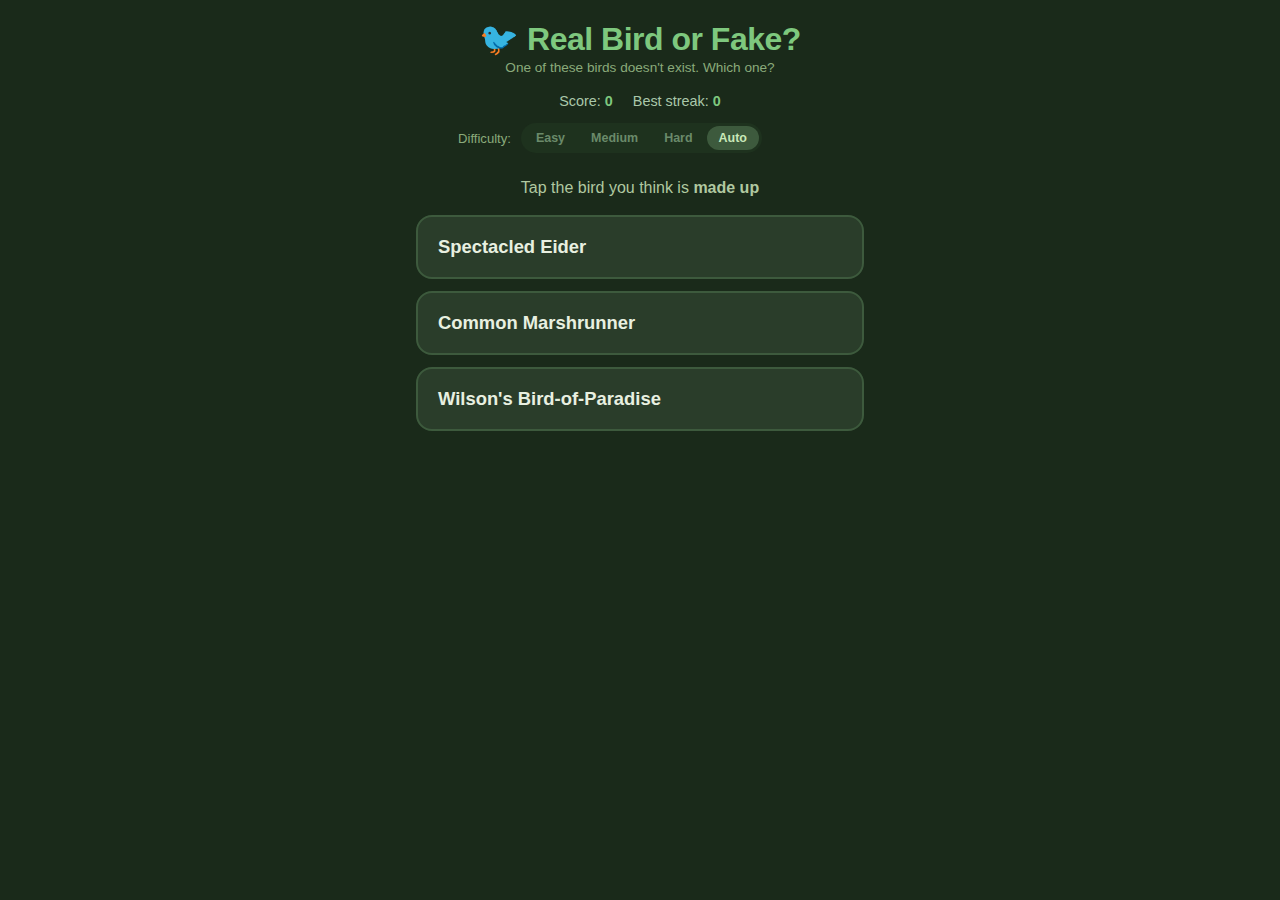
<file: bird-game/index.html>
<!DOCTYPE html>
<html lang="en">
<head>
  <meta charset="UTF-8">
  <meta name="viewport" content="width=device-width, initial-scale=1.0, maximum-scale=1.0">
  <title>Real Bird or Fake? — Can you spot the made-up bird?</title>
  <meta name="description" content="Three birds. One is fake. Can you spot it? A fun bird trivia guessing game.">
  <meta property="og:title" content="Real Bird or Fake?">
  <meta property="og:description" content="Three birds. One is fake. Can you spot it?">
  <meta property="og:type" content="website">
  <meta property="og:url" content="https://realbirdorfake.com">
  <meta name="twitter:card" content="summary">
  <meta name="twitter:title" content="Real Bird or Fake?">
  <meta name="twitter:description" content="Three birds. One is fake. Can you spot it?">
  <link rel="icon" href="data:image/svg+xml,<svg xmlns='http://www.w3.org/2000/svg' viewBox='0 0 100 100'><text y='.9em' font-size='90'>🐦</text></svg>">
  <style>
    * { box-sizing: border-box; margin: 0; padding: 0; }

    body {
      font-family: -apple-system, BlinkMacSystemFont, 'Segoe UI', sans-serif;
      background: #1a2a1a;
      color: #f0f0e8;
      min-height: 100vh;
      display: flex;
      flex-direction: column;
      align-items: center;
    }

    header {
      width: 100%;
      text-align: center;
      padding: 20px 16px 8px;
      background: #1a2a1a;
    }

    h1 {
      font-size: 2rem;
      color: #7ec87e;
      letter-spacing: -0.5px;
    }

    .subtitle {
      font-size: 0.85rem;
      color: #8aaa7a;
      margin-top: 2px;
    }

    .score-bar {
      display: flex;
      gap: 20px;
      justify-content: center;
      padding: 10px;
      font-size: 0.9rem;
      color: #aac8aa;
    }

    .score-bar span { font-weight: bold; color: #7ec87e; }

    #game-screen {
      width: 100%;
      max-width: 480px;
      padding: 8px 16px 24px;
      flex: 1;
    }

    .question {
      text-align: center;
      font-size: 1rem;
      color: #b0c8a0;
      margin: 8px 0 18px;
    }

    .bird-cards {
      display: flex;
      flex-direction: column;
      gap: 12px;
    }

    .bird-btn {
      background: #2a3d2a;
      border: 2px solid #3d5a3d;
      border-radius: 16px;
      padding: 18px 20px;
      cursor: pointer;
      text-align: left;
      transition: all 0.15s ease;
      -webkit-tap-highlight-color: transparent;
    }

    .bird-btn:active { transform: scale(0.97); }

    .bird-btn .bird-name {
      font-size: 1.15rem;
      font-weight: 600;
      color: #e8f0e0;
      line-height: 1.3;
    }

    .bird-btn.correct {
      background: #1a4a2a;
      border-color: #4caf50;
      animation: pulse-green 0.4s ease;
    }

    .bird-btn.wrong   { background: #4a1a1a; border-color: #e05050; }
    .bird-btn.reveal-fake { background: #4a1a1a; border-color: #e05050; }
    .bird-btn.reveal-real { background: #1a4a2a; border-color: #4caf50; }
    .bird-btn:disabled { cursor: default; }

    @keyframes pulse-green {
      0%   { box-shadow: 0 0 0 0 rgba(76,175,80,0.4); }
      70%  { box-shadow: 0 0 0 10px rgba(76,175,80,0); }
      100% { box-shadow: 0 0 0 0 rgba(76,175,80,0); }
    }

    .result-label {
      font-size: 0.72rem;
      font-weight: 700;
      letter-spacing: 0.05em;
      text-transform: uppercase;
      margin-top: 6px;
    }

    .label-fake { color: #e05050; }
    .label-real { color: #4caf50; }

    /* RESULT PANEL */
    #result-panel {
      display: none;
      margin-top: 20px;
      background: #2a3d2a;
      border-radius: 16px;
      overflow: hidden;
      border: 1px solid #3d5a3d;
    }

    .result-header {
      text-align: center;
      padding: 14px;
      font-size: 1.1rem;
      font-weight: 700;
    }

    .result-header.win  { background: #1a4a2a; color: #7ec87e; }
    .result-header.lose { background: #3a1a1a; color: #e07070; }

    .real-birds { display: flex; flex-direction: column; }

    .real-bird {
      padding: 14px 16px;
      border-top: 1px solid #3d5a3d;
    }

    .real-bird h3 {
      font-size: 1rem;
      color: #c8e0b8;
      margin-bottom: 10px;
    }

    .photo-wrap {
      width: 100%;
      border-radius: 10px;
      margin-bottom: 10px;
      background: #1a2a1a;
      min-height: 160px;
      position: relative;
      overflow: hidden;
    }

    .photo-loading {
      position: absolute;
      inset: 0;
      display: flex;
      align-items: center;
      justify-content: center;
      color: #4a6a4a;
      font-size: 0.8rem;
    }

    .bird-photo {
      width: 100%;
      display: block;
      border-radius: 10px;
      object-fit: cover;
      opacity: 0;
      transition: opacity 0.35s ease;
    }

    .bird-photo.loaded { opacity: 1; }

    .fun-fact {
      font-size: 0.82rem;
      color: #9ab88a;
      line-height: 1.5;
    }

    .next-btn {
      display: block;
      width: calc(100% - 32px);
      margin: 16px auto;
      background: #4caf50;
      color: #0a1a0a;
      border: none;
      border-radius: 12px;
      padding: 16px;
      font-size: 1rem;
      font-weight: 700;
      cursor: pointer;
      -webkit-tap-highlight-color: transparent;
    }

    .next-btn:active { background: #3d9140; }

    .streak {
      text-align: center;
      font-size: 0.82rem;
      color: #8aaa7a;
      padding-bottom: 8px;
    }

    .streak span { color: #f0c060; font-weight: bold; }

    .difficulty-bar {
      display: flex;
      align-items: center;
      justify-content: center;
      gap: 10px;
      padding: 4px 10px 10px;
      font-size: 0.82rem;
      color: #8aaa7a;
    }

    .diff-pills {
      display: flex;
      background: #1e321e;
      border-radius: 20px;
      padding: 3px;
      gap: 2px;
    }

    .diff-btn {
      background: transparent;
      border: none;
      border-radius: 16px;
      padding: 5px 12px;
      font-size: 0.78rem;
      font-weight: 600;
      color: #6a8a6a;
      cursor: pointer;
      -webkit-tap-highlight-color: transparent;
      transition: all 0.15s ease;
    }

    .diff-btn.active {
      background: #3d5a3d;
      color: #c8e8b8;
    }

    .diff-btn:active { transform: scale(0.95); }

    .adaptive-label {
      font-size: 0.72rem;
      color: #6a8a6a;
      min-width: 50px;
    }
  </style>
</head>
<body>

<header>
  <h1>🐦 Real Bird or Fake?</h1>
  <p class="subtitle">One of these birds doesn't exist. Which one?</p>
</header>

<div class="score-bar">
  <div>Score: <span id="score">0</span></div>
  <div>Best streak: <span id="best-streak">0</span></div>
</div>

<div class="difficulty-bar">
  <span>Difficulty:</span>
  <div class="diff-pills">
    <button class="diff-btn" data-level="easy" onclick="setDifficulty('easy')">Easy</button>
    <button class="diff-btn" data-level="medium" onclick="setDifficulty('medium')">Medium</button>
    <button class="diff-btn" data-level="hard" onclick="setDifficulty('hard')">Hard</button>
    <button class="diff-btn active" data-level="auto" onclick="setDifficulty('auto')">Auto</button>
  </div>
  <span class="adaptive-label" id="adaptive-label"></span>
</div>

<div id="game-screen">
  <p class="question">Tap the bird you think is <strong>made up</strong></p>
  <div class="bird-cards" id="bird-cards"></div>
  <div id="result-panel">
    <div class="result-header" id="result-header"></div>
    <div class="real-birds" id="real-birds-info"></div>
    <div class="streak" id="streak-display"></div>
    <button class="next-btn" onclick="nextRound()">Next bird →</button>
  </div>
</div>

<script>
// ── Difficulty settings ───────────────────────────────────────────────────────
// Weights for each fake-name style per difficulty level.
// short  → single compound word, e.g. "Greysnipe", "Marshchat"       (easy to spot)
// medium → adjective + compound,  e.g. "Russet Thornwren"            (moderate)
// hard   → hyphenated almost-real, e.g. "Pale-crowned Dustwren"      (hard to spot)
const DIFFICULTY_MIX = {
  easy:   { short: 0.70, medium: 0.30, hard: 0.00 },
  medium: { short: 0.25, medium: 0.40, hard: 0.35 },
  hard:   { short: 0.00, medium: 0.15, hard: 0.85 },
};

let selectedDifficulty = 'auto'; // 'easy' | 'medium' | 'hard' | 'auto'
let adaptiveDifficulty = 'medium';
let recentResults = [];          // last 5 booleans (true=correct)

function getCurrentMix() {
  const level = selectedDifficulty === 'auto' ? adaptiveDifficulty : selectedDifficulty;
  return DIFFICULTY_MIX[level];
}

function setDifficulty(level) {
  selectedDifficulty = level;
  document.querySelectorAll('.diff-btn').forEach(b => {
    b.classList.toggle('active', b.dataset.level === level);
  });
  updateAdaptiveLabel();
}

function updateAdaptiveDifficulty(correct) {
  recentResults.push(correct);
  if (recentResults.length > 5) recentResults.shift();
  if (recentResults.length < 3) return;
  const last3 = recentResults.slice(-3);
  const correct3 = last3.filter(Boolean).length;
  if (correct3 === 3) {
    if (adaptiveDifficulty === 'easy')   adaptiveDifficulty = 'medium';
    else if (adaptiveDifficulty === 'medium') adaptiveDifficulty = 'hard';
  } else if (correct3 <= 1) {
    if (adaptiveDifficulty === 'hard')   adaptiveDifficulty = 'medium';
    else if (adaptiveDifficulty === 'medium') adaptiveDifficulty = 'easy';
  }
  updateAdaptiveLabel();
}

function updateAdaptiveLabel() {
  const el = document.getElementById('adaptive-label');
  if (selectedDifficulty === 'auto') {
    el.textContent = `(${adaptiveDifficulty})`;
  } else {
    el.textContent = '';
  }
}

// ── Fake name parts ──────────────────────────────────────────────────────────
const FAKE_PARTS = {
  short: {
    prefixes: ['Grey','Marsh','Blotch','Fen','Dusk','Mud','Stone','Rust','Buff','Dun',
               'Brack','Mire','Tarn','Sedge','Crag','Silt','Heath','Moor','Peat','Holt'],
    suffixes: ['snipe','chat','wing','wren','finch','bird','bill','cap','lark','crow','back','duck']
  },
  medium: {
    simpleAdjs: ['Russet','Dusky','Pale','Rufous','Brown','Tawny','Sooty','Ashy',
                 'Barred','Streaked','Slender','Speckled'],
    hyphenAdjs: ['Short-billed','White-throated','Long-tailed','Red-faced',
                 'Dark-backed','Thin-billed'],
    modifiers:  ['Thorn','Bell','Crow','Gap','Mud','Dust','Crest','Brush','Marsh',
                 'Stone','Cliff','Reed','Fen','Clatter','Creep','Rattle'],
    birdTypes:  ['wren','chat','finch','bird','wing','warbler','larker','creeper',
                 'runner','diver','shrike']
  },
  hard: {
    colors:    ['Pale','Golden','Black','Rufous','White','Buff','Dusky','Russet',
                'Streaked','Barred','Spotted','Sooty','Ash'],
    bodyParts: ['crowned','browed','breasted','vented','winged','backed','capped',
                'fronted','bellied','throated','billed','rumped','tailed'],
    habitats:  ['Dust','Whistle','Crest','Bell','Mud','Crown','Thorn','Creep',
                'Marsh','Reed','Cliff','Mire','Heath','Rattle','Gap'],
    birdTypes: ['wren','finch','bird','chat','larker','warbler','runner','shrike','diver'],
    scales:    ['Lesser','Greater','Common','Northern','Southern','Eastern','Western']
  }
};

function pick(arr) { return arr[Math.floor(Math.random() * arr.length)]; }

const usedFakeNames = new Set();

function generateFakeName() {
  let name, attempts = 0;
  const MIX = getCurrentMix();
  do {
    const r = Math.random();
    if (r < MIX.short) {
      name = pick(FAKE_PARTS.short.prefixes) + pick(FAKE_PARTS.short.suffixes);
    } else if (r < MIX.short + MIX.medium) {
      const adj = Math.random() < 0.3
        ? pick(FAKE_PARTS.medium.hyphenAdjs)
        : pick(FAKE_PARTS.medium.simpleAdjs);
      name = `${adj} ${pick(FAKE_PARTS.medium.modifiers)}${pick(FAKE_PARTS.medium.birdTypes)}`;
    } else {
      if (Math.random() < 0.7) {
        name = `${pick(FAKE_PARTS.hard.colors)}-${pick(FAKE_PARTS.hard.bodyParts)} ` +
               `${pick(FAKE_PARTS.hard.habitats)}${pick(FAKE_PARTS.hard.birdTypes)}`;
      } else {
        name = `${pick(FAKE_PARTS.hard.scales)} ` +
               `${pick(FAKE_PARTS.hard.habitats)}${pick(FAKE_PARTS.hard.birdTypes)}`;
      }
    }
    attempts++;
  } while (usedFakeNames.has(name) && attempts < 100);
  usedFakeNames.add(name);
  return name;
}

// ── Real bird data ───────────────────────────────────────────────────────────
const ROUNDS = [
  { real: [
    { name: "Magnificent Frigatebird",
      fact: "Males inflate a bright red throat pouch the size of a football to attract mates. They can stay airborne for up to two months straight, sleeping while they glide." },
    { name: "Hoatzin",
      fact: "Chicks are born with claws on their wings to climb trees — a trait not seen in other modern birds. Adults smell so strongly of manure they're called 'stinkbirds.'" }
  ]},
  { real: [
    { name: "Shoebill",
      fact: "Its bill looks like a Dutch clog and can snap shut with enough force to decapitate a lungfish. It freezes statue-still for hours, then strikes with shocking speed." },
    { name: "Potoo",
      fact: "Potoos disguise themselves as broken tree stumps so convincingly that people walk right past them. They have notches in their closed eyelids so they can 'see' while pretending to be asleep." }
  ]},
  { real: [
    { name: "Superb Bird-of-Paradise",
      fact: "The male transforms his body into an oval of iridescent blue-green to perform a dance for females. Scientists say it's one of the most surreal courtship displays ever recorded." },
    { name: "Kakapo",
      fact: "The world's fattest parrot is also entirely flightless and smells like flowers. It mates once every few years when a certain fruit tree blooms, so the whole species goes into a frenzy at the same time." }
  ]},
  { real: [
    { name: "Satanic Nightjar",
      fact: "Named after a local legend in Sulawesi that said it was a messenger of evil. In reality it's a harmless, bug-eating bird — but it does have fiery orange eyes that glow in the dark." },
    { name: "Long-wattled Umbrellabird",
      fact: "The male sports a crest like a huge black umbrella and a dangling wattle up to 35cm long. He inflates it to boom like a foghorn to attract females." }
  ]},
  { real: [
    { name: "Wilson's Bird-of-Paradise",
      fact: "Found on a single tiny island in Indonesia. The male has bare turquoise skin on its head, a curled blue tail wire, and a cape of yellow and red. The bare scalp acts like a stage light, brightening during courtship." },
    { name: "Spectacled Eider",
      fact: "Winters in enormous Arctic flocks of nearly 400,000 birds on the Bering Sea. They dive through holes in the ice to feed on clams. The male's goggle-like eye patches give it the look of a very stylish diver." }
  ]},
  { real: [
    { name: "Ribbon-tailed Astrapia",
      fact: "The male has tail feathers over 1 metre long — three times its body length. It's found only in a small part of New Guinea's highlands and the tails are prized as ornaments by local tribes." },
    { name: "Helmeted Hornbill",
      fact: "Unlike other hornbills, its casque is solid ivory. That made it a target for carvers — it's now more trafficked than elephant ivory in parts of Asia. Its call sounds like a human laughing, then speeding up to a hysterical cackle." }
  ]},
  { real: [
    { name: "Cock-of-the-rock",
      fact: "The male is neon orange and looks like someone glued a UFO to its head. Males gather in groups called leks and show off together — the female wanders through and picks whoever she likes." },
    { name: "Macaroni Penguin",
      fact: "Named by British explorers after the 18th-century fashion of wearing extravagant feathered hats. With 18 million individuals it's the world's most numerous penguin — yet most people have never heard of it." }
  ]},
  { real: [
    { name: "Shovel-billed Kookaburra",
      fact: "Uses its flattened beak to dig through forest floor litter like a tiny bulldozer. Despite being related to the famous laughing kookaburra, it barely makes a sound." },
    { name: "Painted Bunting",
      fact: "The male is so colourful — blue head, red chest, green back — that it looks like it was painted by a child with every crayon. It's real, but illegal to keep as a pet in the US despite a huge black market." }
  ]},
  { real: [
    { name: "Oilbird",
      fact: "The only nocturnal fruit-eating bird. Chicks get so fat on palm fruit they can weigh 50% more than their parents. Indigenous people harvested chicks and boiled them down for lamp oil — hence the name." },
    { name: "Lyrebird",
      fact: "Can mimic chainsaws, camera shutters, car alarms, and other birds with stunning accuracy. Its full display takes 20 minutes and involves mimicking up to 20 different species in sequence." }
  ]},
  { real: [
    { name: "Harpy Eagle",
      fact: "Powerful enough to carry off monkeys and sloths. Its talons are the same size as a grizzly bear's claws. Despite being a massive apex predator, it nests in a single tree for years and raises only one chick at a time." },
    { name: "Vulturine Guineafowl",
      fact: "Despite the ominous name, it's a sociable bird that travels in gangs of up to 60. Recent research found they maintain complex social networks — groups that regularly interact but stay distinct, like human communities." }
  ]},
  { real: [
    { name: "Snowy Sheathbill",
      fact: "The only land bird native to Antarctica with no webbed feet. Survives by scavenging — it steals fish from penguins mid-feed, eats penguin chicks, placentas, and anything else it can find. Basically Antarctica's rat." },
    { name: "Blue-footed Booby",
      fact: "Those blue feet aren't just for looking good — females literally judge a male's health by the brightness of his feet. They do a high-stepping dance to show them off. Young boobies have dull feet; old ones have spectacular ones." }
  ]},
  { real: [
    { name: "Secretary Bird",
      fact: "A 1.3-metre tall eagle that walks. It hunts snakes by stamping them to death with scaly legs, delivering kicks with four times the force needed to break bone. Wears a punk feather crown." },
    { name: "Sword-billed Hummingbird",
      fact: "The only bird whose bill is longer than its body. It evolved specifically to reach nectar in a single species of passionflower — a perfect, exclusive co-dependency millions of years in the making." }
  ]}
];

// ── Photo fetching ───────────────────────────────────────────────────────────
async function fetchBirdPhoto(birdName) {
  try {
    const controller = new AbortController();
    const timeout = setTimeout(() => controller.abort(), 6000);
    const res = await fetch(
      `https://en.wikipedia.org/api/rest_v1/page/summary/${encodeURIComponent(birdName)}`,
      { signal: controller.signal }
    );
    clearTimeout(timeout);
    if (!res.ok) return null;
    const data = await res.json();
    return data.thumbnail?.source ?? null;
  } catch {
    return null;
  }
}

// ── Game state ───────────────────────────────────────────────────────────────
let score = 0, streak = 0, bestStreak = 0;
let currentRound = null, answered = false;
let usedRoundIndices = [];
let photoPromises = [];

function shuffle(arr) {
  const a = [...arr];
  for (let i = a.length - 1; i > 0; i--) {
    const j = Math.floor(Math.random() * (i + 1));
    [a[i], a[j]] = [a[j], a[i]];
  }
  return a;
}

function startRound() {
  answered = false;
  if (usedRoundIndices.length >= ROUNDS.length) usedRoundIndices = [];
  let idx;
  do { idx = Math.floor(Math.random() * ROUNDS.length); }
  while (usedRoundIndices.includes(idx));
  usedRoundIndices.push(idx);

  currentRound = { ...ROUNDS[idx], fake: generateFakeName() };

  // Kick off photo fetches in background while user is thinking
  photoPromises = currentRound.real.map(b => fetchBirdPhoto(b.name));

  const options = shuffle([
    { name: currentRound.fake, isFake: true },
    { name: currentRound.real[0].name, isFake: false },
    { name: currentRound.real[1].name, isFake: false }
  ]);

  const cards = document.getElementById('bird-cards');
  cards.innerHTML = '';
  options.forEach(opt => {
    const btn = document.createElement('button');
    btn.className = 'bird-btn';
    btn.dataset.fake = opt.isFake;
    btn.innerHTML = `<div class="bird-name">${opt.name}</div>`;
    btn.onclick = () => handleGuess(opt.isFake, opt.name);
    cards.appendChild(btn);
  });

  document.getElementById('result-panel').style.display = 'none';
}

async function handleGuess(pickedFake, pickedName) {
  if (answered) return;
  answered = true;

  if (pickedFake) {
    score++;
    streak++;
    if (streak > bestStreak) bestStreak = streak;
  } else {
    streak = 0;
  }

  if (selectedDifficulty === 'auto') updateAdaptiveDifficulty(pickedFake);

  document.getElementById('score').textContent = score;
  document.getElementById('best-streak').textContent = bestStreak;

  document.querySelectorAll('.bird-btn').forEach(btn => {
    btn.disabled = true;
    const isFakeBtn = btn.dataset.fake === 'true';
    const wasClicked = btn.querySelector('.bird-name').textContent === pickedName;
    btn.classList.add(isFakeBtn ? 'reveal-fake' : 'reveal-real');
    btn.innerHTML += `<div class="result-label ${isFakeBtn ? 'label-fake' : 'label-real'}">${isFakeBtn ? '✗ FAKE' : '✓ REAL'}</div>`;
    if (wasClicked && pickedFake)  btn.classList.add('correct');
    if (wasClicked && !pickedFake) btn.classList.add('wrong');
  });

  const header = document.getElementById('result-header');
  header.textContent = pickedFake
    ? (streak >= 3 ? `✓ Correct! 🔥 ${streak} in a row!` : '✓ Correct!')
    : `✗ Nope! The fake was: ${currentRound.fake}`;
  header.className = `result-header ${pickedFake ? 'win' : 'lose'}`;

  // Build result panel with photo placeholders
  const info = document.getElementById('real-birds-info');
  info.innerHTML = '';
  currentRound.real.forEach((bird, i) => {
    const div = document.createElement('div');
    div.className = 'real-bird';
    div.innerHTML = `
      <h3>${bird.name}</h3>
      <div class="photo-wrap" id="photo-wrap-${i}">
        <div class="photo-loading">loading photo…</div>
        <img id="bird-photo-${i}" class="bird-photo" alt="${bird.name}">
      </div>
      <p class="fun-fact">${bird.fact}</p>
    `;
    info.appendChild(div);
  });

  document.getElementById('streak-display').innerHTML =
    streak >= 2 ? `🔥 Current streak: <span>${streak}</span>` : '';

  const panel = document.getElementById('result-panel');
  panel.style.display = 'block';
  panel.scrollIntoView({ behavior: 'smooth', block: 'nearest' });

  // Resolve photos (likely already fetched while user was thinking)
  const photos = await Promise.all(photoPromises);
  photos.forEach((src, i) => {
    const wrap = document.getElementById(`photo-wrap-${i}`);
    const img  = document.getElementById(`bird-photo-${i}`);
    if (!wrap || !img) return;
    if (src) {
      img.onload  = () => img.classList.add('loaded');
      img.onerror = () => { wrap.style.display = 'none'; };
      img.src = src;
    } else {
      wrap.style.display = 'none';
    }
  });
}

function nextRound() {
  window.scrollTo({ top: 0, behavior: 'smooth' });
  setTimeout(startRound, 300);
}

startRound();
</script>
</body>
</html>
</file>
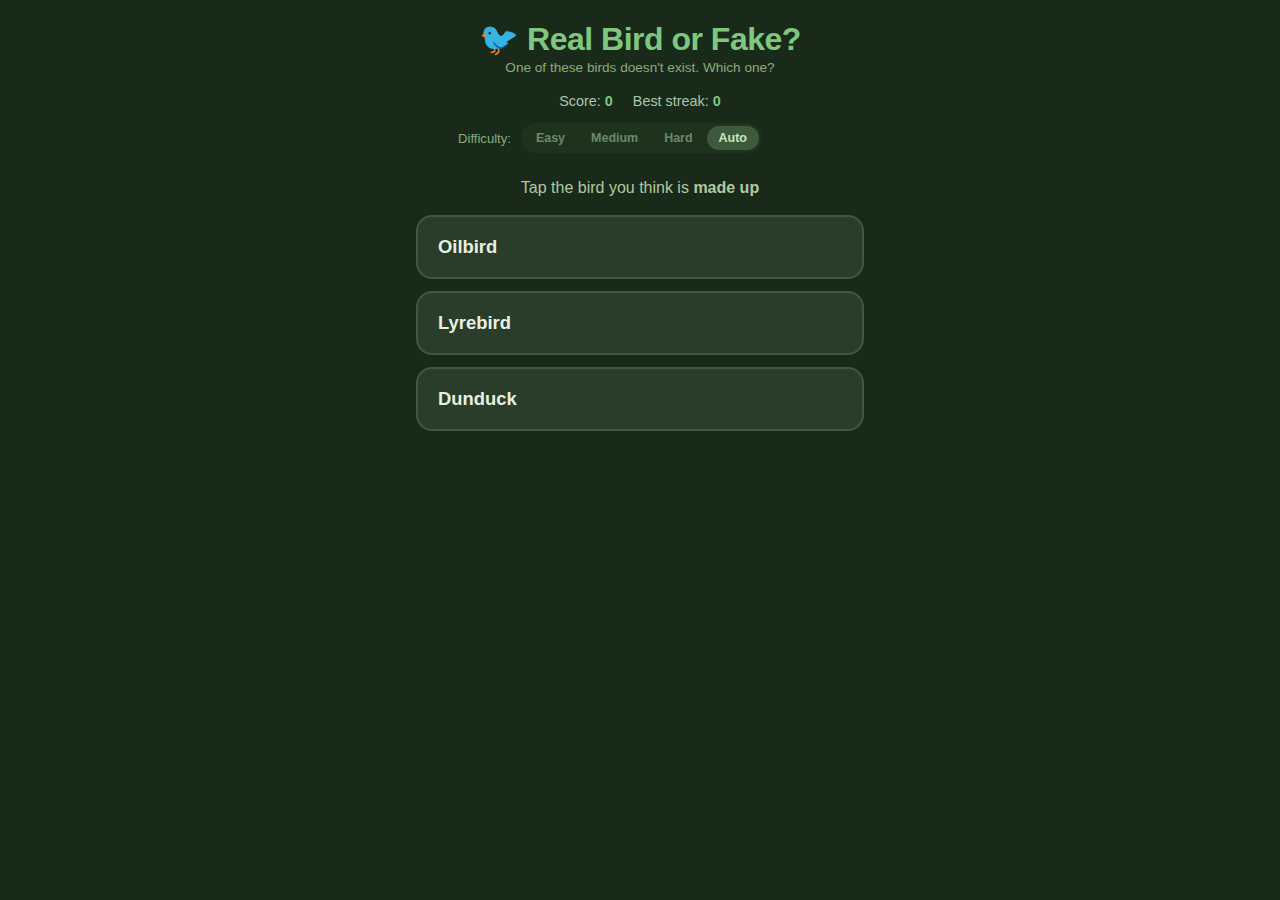
<file: bird-game.html>
<!DOCTYPE html>
<html lang="en">
<head>
  <meta charset="UTF-8">
  <meta http-equiv="refresh" content="0;url=bird-game/">
  <title>Redirecting…</title>
</head>
<body>
  <p>Redirecting to <a href="bird-game/">Real Bird or Fake?</a></p>
</body>
</html>
</file>
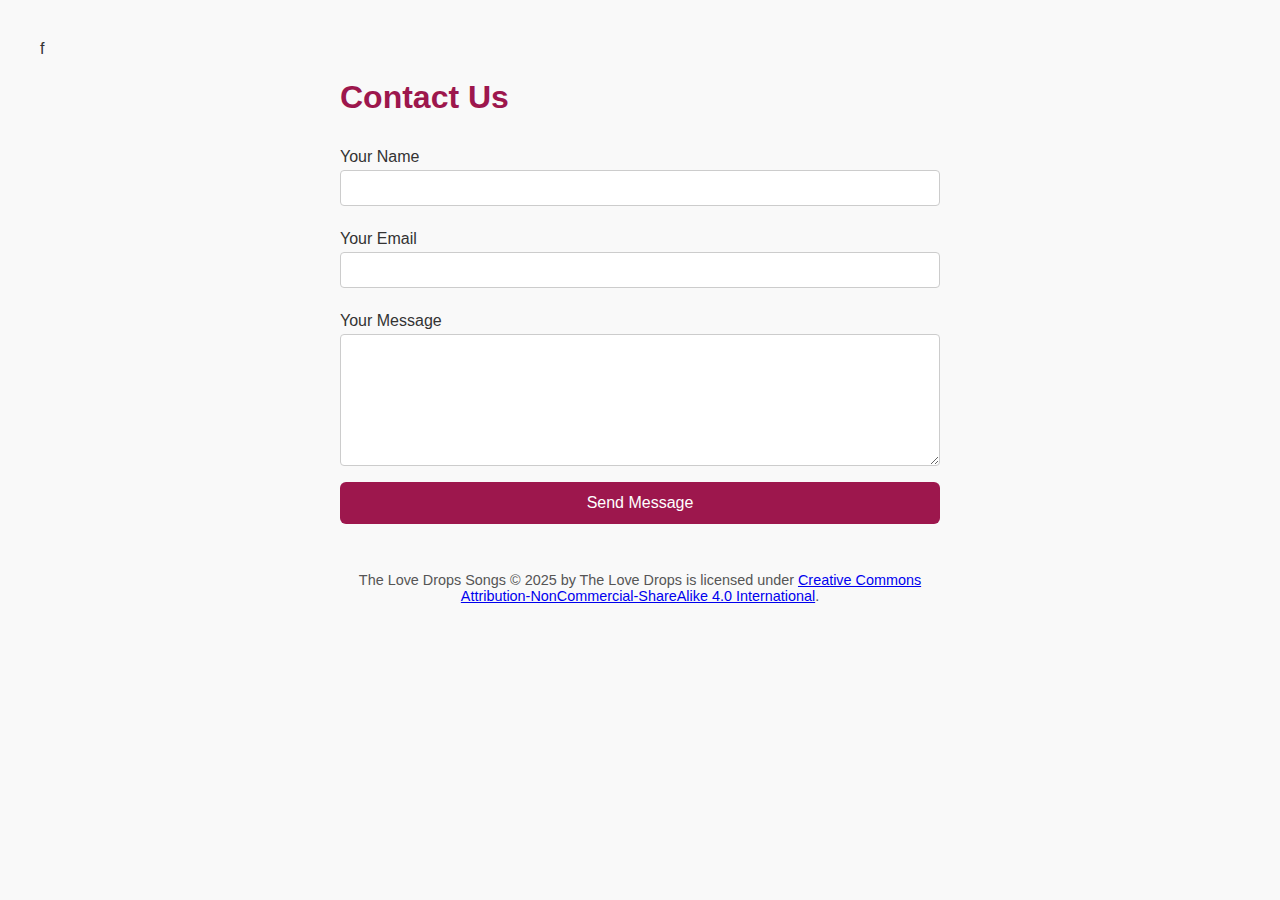
<file: contact.html>
f<!DOCTYPE html>
<html lang="en">
<head>
  <meta charset="UTF-8" />
  <meta name="viewport" content="width=device-width, initial-scale=1.0" />
  <title>Contact Us</title>
  <style>
    body {
      background-color: #f9f9f9;
      font-family: 'Segoe UI', 'Helvetica Neue', sans-serif;
      padding: 2rem;
      color: #333;
    }
    main {
      max-width: 600px;
      margin: 0 auto;
    }
    h1 {
      font-size: 2rem;
      color: #9d174d;
      margin-bottom: 1.5rem;
    }
    form {
      display: flex;
      flex-direction: column;
    }
    label {
      margin: 0.5rem 0 0.25rem;
    }
    input, textarea {
      padding: 0.5rem;
      font-size: 1rem;
      margin-bottom: 1rem;
      border: 1px solid #ccc;
      border-radius: 4px;
    }
    button {
      background-color: #9d174d;
      color: white;
      padding: 0.75rem;
      font-size: 1rem;
      border: none;
      border-radius: 6px;
      cursor: pointer;
    }
    button:hover {
      background-color: #7a103d;
    }
    .footer {
      text-align: center;
      font-size: 0.9rem;
      color: #555;
      margin-top: 2rem;
    }
    .status {
      margin-top: 1rem;
      font-size: 1rem;
      color: green;
    }
    .error {
      color: red;
    }
  </style>
</head>
<body>
  <main>
    <h1>Contact Us</h1>
    <form id="contact-form">
      <label for="name">Your Name</label>
      <input type="text" id="name" name="name" required />

      <label for="email">Your Email</label>
      <input type="email" id="email" name="_replyto" required />

      <label for="message">Your Message</label>
      <textarea id="message" name="message" rows="6" required></textarea>

      <button type="submit">Send Message</button>
      <div class="status" id="status"></div>
    </form>

    <div class="footer">
      <p>The Love Drops Songs © 2025 by The Love Drops is licensed under 
        <a href="https://creativecommons.org/licenses/by-nc-sa/4.0/" target="_blank">
        Creative Commons Attribution-NonCommercial-ShareAlike 4.0 International</a>.
      </p>
    </div>
  </main>
  <script>
    const form = document.getElementById('contact-form');
    const status = document.getElementById('status');

    form.addEventListener('submit', async function(event) {
      event.preventDefault();
      const data = new FormData(form);
      const endpoint = 'https://formspree.io/f/mgvyloko';

      try {
        const response = await fetch(endpoint, {
          method: 'POST',
          body: data,
          headers: { 'Accept': 'application/json' }
        });

        if (response.ok) {
          window.location.href = 'thank-you.html';
        } else {
          const result = await response.json();
          status.textContent = result.error || 'Oops! There was a problem.';
          status.classList.add('error');
        }
      } catch (error) {
        status.textContent = 'Oops! Something went wrong.';
        status.classList.add('error');
      }
    });
  </script>
</body>
</html>
</file>
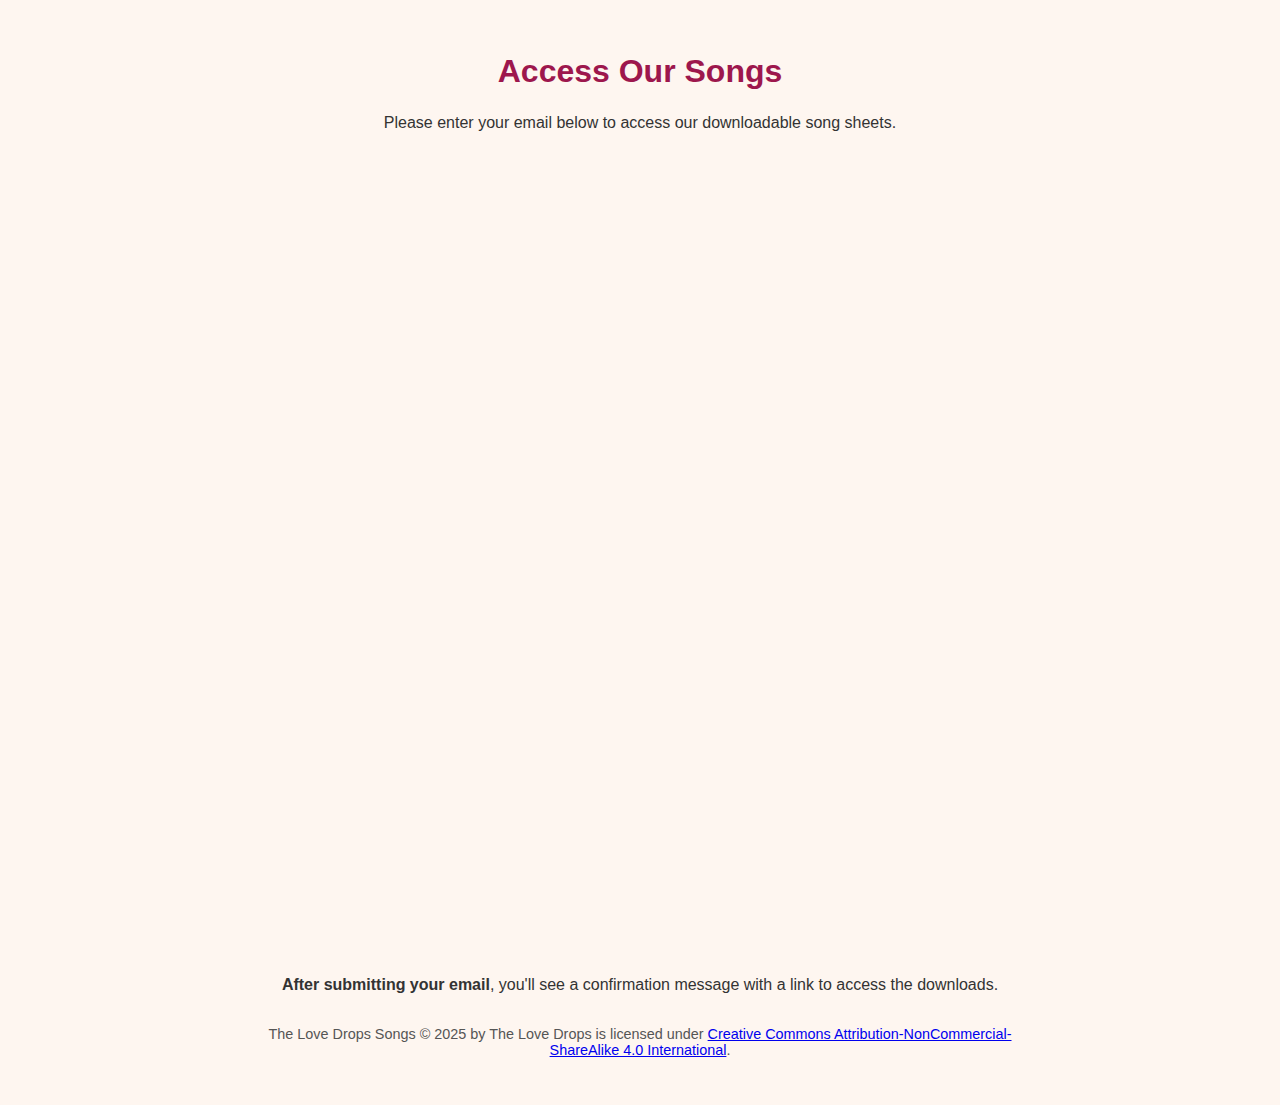
<file: downloads-entry.html>
<!DOCTYPE html>
<html lang="en">
<head>
  <meta charset="UTF-8" />
  <meta name="viewport" content="width=device-width, initial-scale=1.0" />
  <title>Access Our Songs</title>
  <style>
    body {
      background-color: #fef6f0;
      font-family: 'Segoe UI', 'Helvetica Neue', sans-serif;
      margin: 0;
      padding: 2rem;
      color: #333;
    }
    main {
      max-width: 800px;
      margin: 0 auto;
      text-align: center;
    }
    h1 {
      font-size: 2rem;
      color: #9d174d;
      margin-bottom: 1.5rem;
    }
    iframe {
      width: 100%;
      max-width: 100%;
      height: 800px;
      border: none;
    }
    p.note {
      margin-top: 1.5rem;
      font-size: 1rem;
    }
    .footer {
      margin-top: 2rem;
      font-size: 0.9rem;
      color: #555;
    }
  </style>
</head>
<body>
  <main>
    <h1>Access Our Songs</h1>
    <p>Please enter your email below to access our downloadable song sheets.</p>
    <iframe src="https://docs.google.com/forms/d/e/1FAIpQLSdCMKmREXoBVjDEWZnOaMI5KitR6jNvwQ4TXegPjSjJdIi4hQ/viewform?embedded=true" frameborder="0" marginheight="0" marginwidth="0">Loading…</iframe>
    <p class="note"><strong>After submitting your email</strong>, you'll see a confirmation message with a link to access the downloads.</p>
    <div class="footer">
      <p>The Love Drops Songs © 2025 by The Love Drops is licensed under 
        <a href="https://creativecommons.org/licenses/by-nc-sa/4.0/" target="_blank">
        Creative Commons Attribution-NonCommercial-ShareAlike 4.0 International</a>.
      </p>
    </div>
  </main>
</body>
</html>
</file>
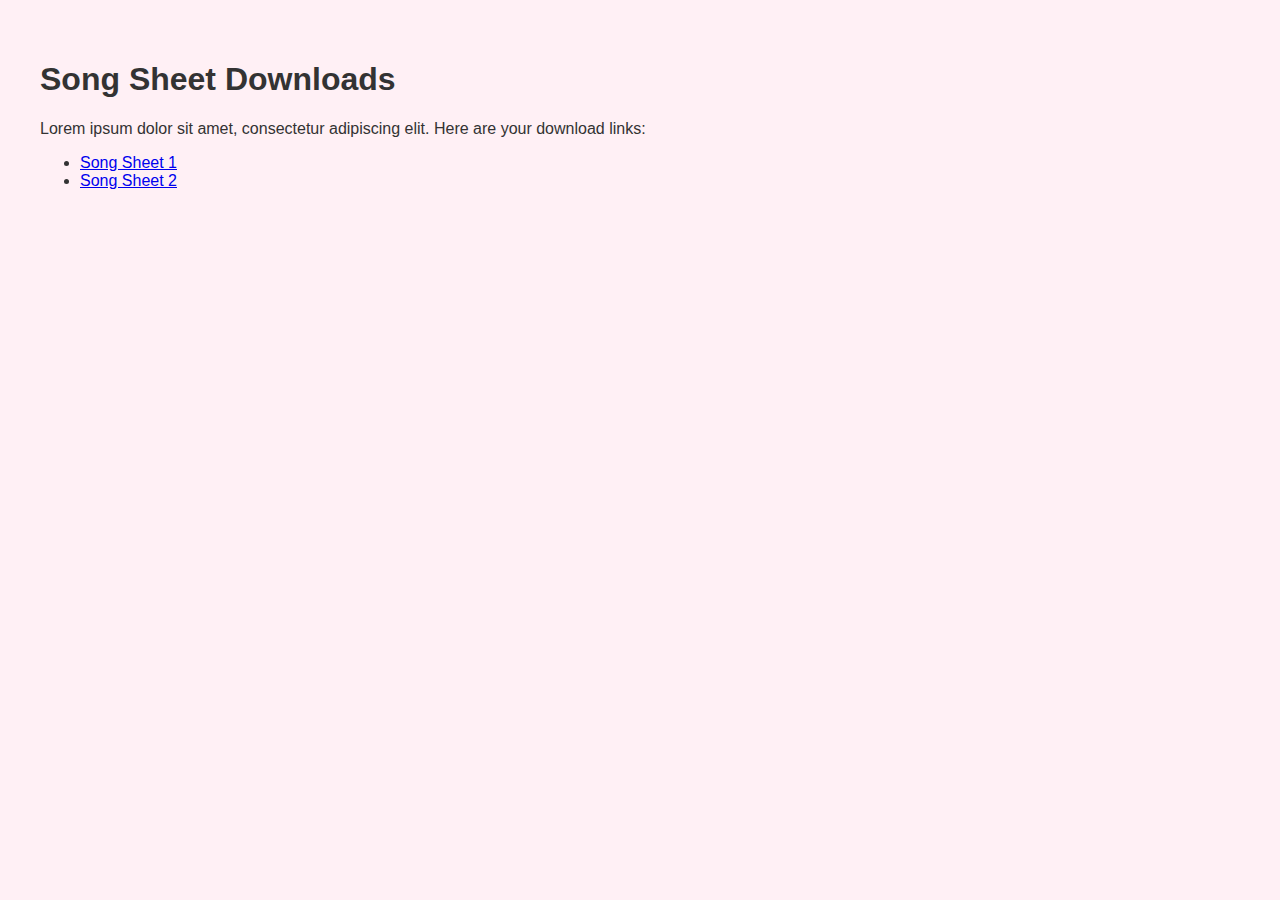
<file: downloads-success.html>
<!DOCTYPE html>
<html lang="en">
<head>
  <meta charset="UTF-8" />
  <meta name="viewport" content="width=device-width, initial-scale=1.0" />
  <title>Downloads</title>
  <link rel="stylesheet" href="styles.css" />
</head>
<body>
  <main>
    <h1>Song Sheet Downloads</h1>
    <p>Lorem ipsum dolor sit amet, consectetur adipiscing elit. Here are your download links:</p>
    <ul>
      <li><a href="songsheet1.pdf" download>Song Sheet 1</a></li>
      <li><a href="songsheet2.pdf" download>Song Sheet 2</a></li>
    </ul>
  </main>
</body>
</html>
</file>
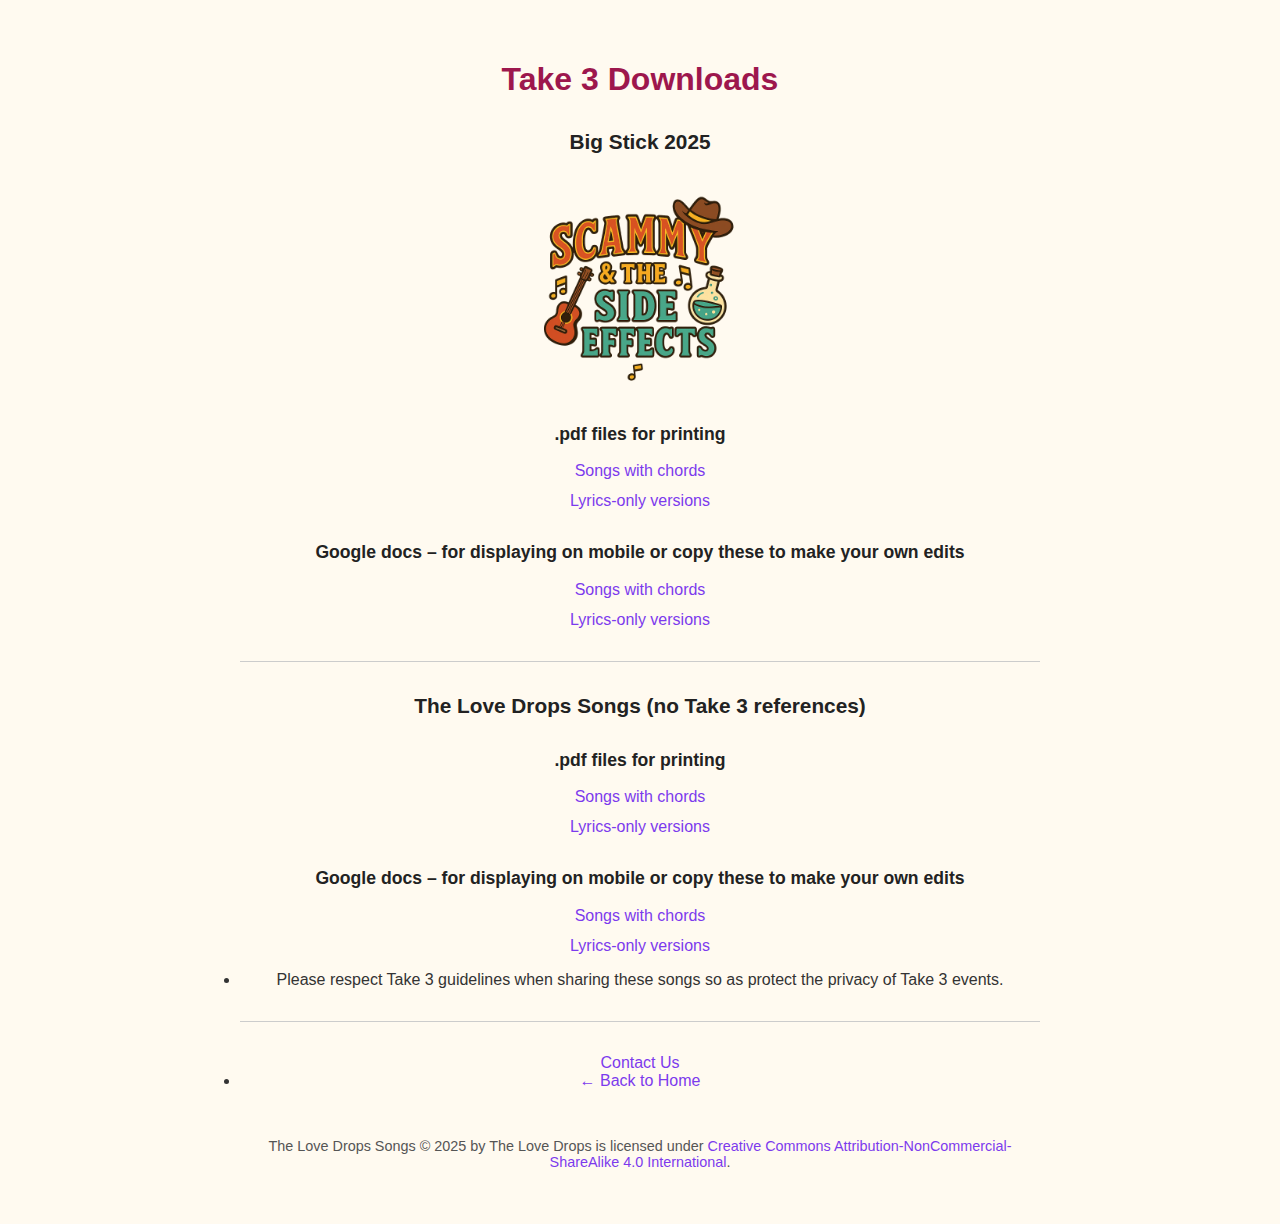
<file: downloads-t3-old.html>
<!DOCTYPE html>
<html lang="en">
<head>
  <meta charset="UTF-8" />
  <meta name="viewport" content="width=device-width, initial-scale=1.0" />
  <title>Take 3 Downloads</title>
  <style>
    body {
      background-color: #fffaf0;
      font-family: 'Segoe UI', 'Helvetica Neue', sans-serif;
      padding: 2rem;
      color: #333;
    }
    main {
      max-width: 800px;
      margin: 0 auto;
      text-align: center;
    }
    h1 {
      font-size: 2rem;
      color: #9d174d;
    }
    h2 {
      margin-top: 2rem;
      font-size: 1.3rem;
      color: #222;
    }
    h3 {
      margin-top: 2rem;
      font-size: 1.1rem;
      color: #222;
    }
    ul {
      list-style-type: none;
      padding: 0;
    }
    li {
      margin-bottom: 0.75rem;
    }
    a {
      color: #7c3aed;
      text-decoration: none;
    }
    a:hover {
      text-decoration: underline;
    }
    hr {
      margin: 2rem 0;
      border: none;
      border-top: 1px solid #ccc;
    }
    .logo {
      margin-top: 1rem;
      max-width: 200px;
    }
    .footer {
      margin-top: 3rem;
      font-size: 0.9rem;
      color: #555;
    }
  </style>
</head>
<body>
  <main>
    <h1>Take 3 Downloads</h1>

    <h2>Big Stick 2025</h2>
        <img src="scammy.png" alt="Scammy Logo" class="logo" />
    <ul>
      <h3>.pdf files for printing</h3>
      <li><a href="Scammy-&-The-Side-Effects-with-chords.pdf" download>Songs with chords</a></li>
       <li><a href="Scammy-&-The-Side-Effects-lyrics.pdf" download>Lyrics-only versions</a></li>
    </ul>
 <h3>Google docs – for displaying on mobile or copy these to make your own edits</h3>
    <ul>
      <li><a href="https://docs.google.com/document/d/1fJPa1lI2l_XzDEsP_CrvE-Ihh7eikHvHDFuGYhGykOw/edit?usp=sharing" target="_blank">Songs with chords</a></li>
      <li><a href="https://docs.google.com/document/d/1QSXpP0kVUohCoSZRM9tR2GSbH_c-acH4FGQZ01SdsnQ/edit?usp=sharing" target="_blank">Lyrics-only versions</a></li>
    </ul>
    <hr />

    <h2>The Love Drops Songs (no Take 3 references)</h2>
    <ul>
      <h3>.pdf files for printing</h3>
      <li><a href="The-Love-Drops-Songs-with-chords-06_2025.pdf" download>Songs with chords</a></li>
      <li><a href="The-Love-Drops-Songs-Lyrics-06_2025.pdf" download>Lyrics-only versions</a></li>
    </ul>
 <h3>Google docs – for displaying on mobile or copy these to make your own edits</h3>
    <ul>
      <li><a href="https://docs.google.com/document/d/1XDuULUbHZ-hN5WzScmwa6iYAUAYyLLfbMqGOAu9Zhcc/edit?usp=sharing" target="_blank">Songs with chords</a></li>
      <li><a href="https://docs.google.com/document/d/1Z4C6W6ymmmjTIKgzark3eLYoM1G_aDOgi_0Ll1AYjXs/edit?usp=sharing" target="_blank">Lyrics-only versions</a></li>
    </ul>
    <li>Please respect Take 3 guidelines when sharing these songs so as protect the privacy of Take 3 events. </li>
    <hr />

    <a href="contact.html">Contact Us</a>
   <li><a class="home-link" href="t3-index.html">← Back to Home</a>


    <div class="footer">
      <p>The Love Drops Songs © 2025 by The Love Drops is licensed under
        <a href="https://creativecommons.org/licenses/by-nc-sa/4.0/" target="_blank">
        Creative Commons Attribution-NonCommercial-ShareAlike 4.0 International</a>.
      </p>
    </div>
  </main>
</body>
</html>
</file>
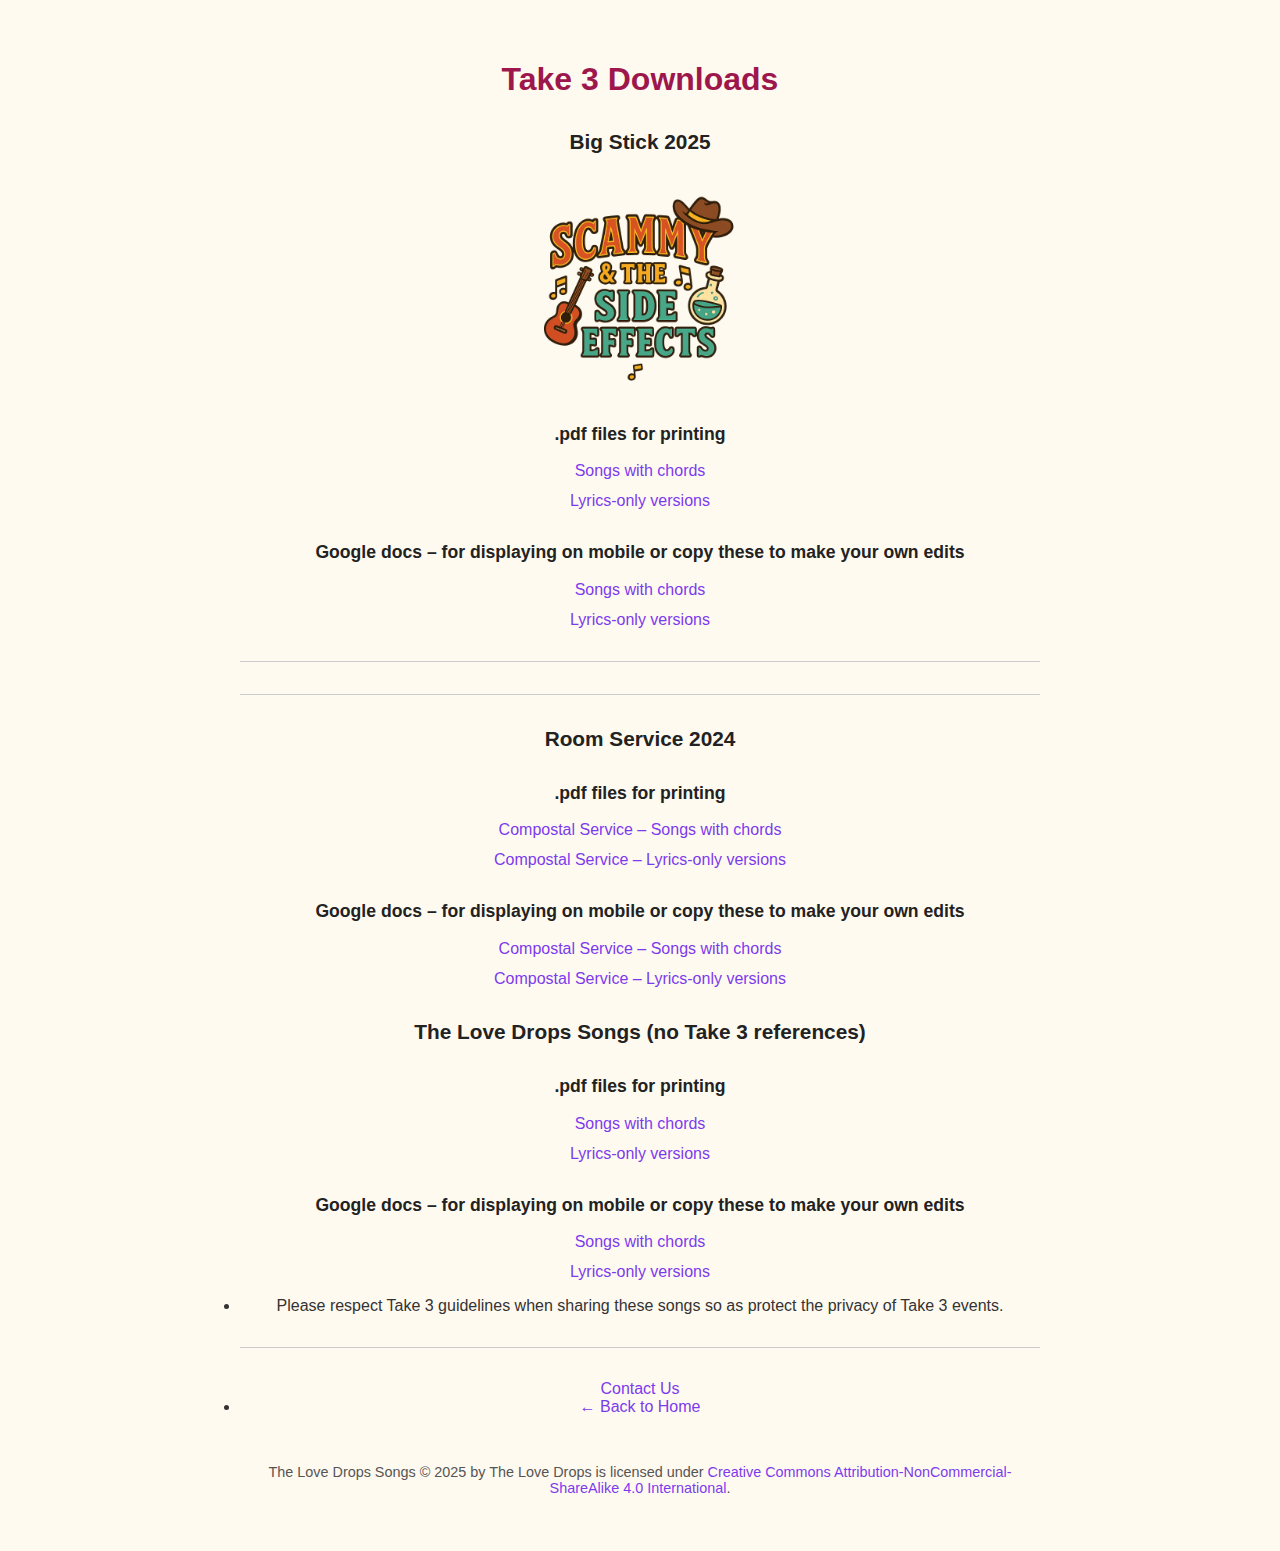
<file: downloads-t3-updated.html>
<!DOCTYPE html>
<html lang="en">
<head>
  <meta charset="UTF-8" />
  <meta name="viewport" content="width=device-width, initial-scale=1.0" />
  <title>Take 3 Downloads</title>
  <style>
    body {
      background-color: #fffaf0;
      font-family: 'Segoe UI', 'Helvetica Neue', sans-serif;
      padding: 2rem;
      color: #333;
    }
    main {
      max-width: 800px;
      margin: 0 auto;
      text-align: center;
    }
    h1 {
      font-size: 2rem;
      color: #9d174d;
    }
    h2 {
      margin-top: 2rem;
      font-size: 1.3rem;
      color: #222;
    }
    h3 {
      margin-top: 2rem;
      font-size: 1.1rem;
      color: #222;
    }
    ul {
      list-style-type: none;
      padding: 0;
    }
    li {
      margin-bottom: 0.75rem;
    }
    a {
      color: #7c3aed;
      text-decoration: none;
    }
    a:hover {
      text-decoration: underline;
    }
    hr {
      margin: 2rem 0;
      border: none;
      border-top: 1px solid #ccc;
    }
    .logo {
      margin-top: 1rem;
      max-width: 200px;
    }
    .footer {
      margin-top: 3rem;
      font-size: 0.9rem;
      color: #555;
    }
  </style>
</head>
<body>
  <main>
    <h1>Take 3 Downloads</h1>

    <h2>Big Stick 2025</h2>
        <img src="scammy.png" alt="Scammy Logo" class="logo" />
    <ul>
      <h3>.pdf files for printing</h3>
      <li><a href="Scammy-&-The-Side-Effects-with-chords.pdf" download>Songs with chords</a></li>
       <li><a href="Scammy-&-The-Side-Effects-lyrics.pdf" download>Lyrics-only versions</a></li>
    </ul>
 <h3>Google docs – for displaying on mobile or copy these to make your own edits</h3>
    <ul>
      <li><a href="https://docs.google.com/document/d/1fJPa1lI2l_XzDEsP_CrvE-Ihh7eikHvHDFuGYhGykOw/edit?usp=sharing" target="_blank">Songs with chords</a></li>
      <li><a href="https://docs.google.com/document/d/1QSXpP0kVUohCoSZRM9tR2GSbH_c-acH4FGQZ01SdsnQ/edit?usp=sharing" target="_blank">Lyrics-only versions</a></li>
    </ul>
    <hr />

    
    <hr />

    <h2>Room Service 2024</h2>

    <h3>.pdf files for printing</h3>
    <ul>
      <li><a href="Compostal-Service-with-chords.pdf" download>Compostal Service – Songs with chords</a></li>
      <li><a href="Compostal-Service-lyrics.pdf" download>Compostal Service – Lyrics-only versions</a></li>
    </ul>

    <h3>Google docs – for displaying on mobile or copy these to make your own edits</h3>
    <ul>
      <li><a href="https://docs.google.com/document/d/1rkCIZiS2fz-FmCpLGul1mQ6w4-lQw76OXGS8OLEGSkw/edit?usp=sharing" target="_blank">Compostal Service – Songs with chords</a></li>
      <li><a href="https://docs.google.com/document/d/1ES3ZXYwqR7WtDaMFhrbkKayTeqBTRduzPZzsTCN2434/edit?usp=sharing" target="_blank">Compostal Service – Lyrics-only versions</a></li>
    </ul>
<h2>The Love Drops Songs (no Take 3 references)</h2>
    <ul>
      <h3>.pdf files for printing</h3>
      <li><a href="The-Love-Drops-Songs-with-chords-06_2025.pdf" download>Songs with chords</a></li>
      <li><a href="The-Love-Drops-Songs-Lyrics-06_2025.pdf" download>Lyrics-only versions</a></li>
    </ul>
 <h3>Google docs – for displaying on mobile or copy these to make your own edits</h3>
    <ul>
      <li><a href="https://docs.google.com/document/d/1XDuULUbHZ-hN5WzScmwa6iYAUAYyLLfbMqGOAu9Zhcc/edit?usp=sharing" target="_blank">Songs with chords</a></li>
      <li><a href="https://docs.google.com/document/d/1Z4C6W6ymmmjTIKgzark3eLYoM1G_aDOgi_0Ll1AYjXs/edit?usp=sharing" target="_blank">Lyrics-only versions</a></li>
    </ul>
    <li>Please respect Take 3 guidelines when sharing these songs so as protect the privacy of Take 3 events. </li>
    <hr />

    <a href="contact.html">Contact Us</a>
   <li><a class="home-link" href="t3-index.html">← Back to Home</a>


    <div class="footer">
      <p>The Love Drops Songs © 2025 by The Love Drops is licensed under
        <a href="https://creativecommons.org/licenses/by-nc-sa/4.0/" target="_blank">
        Creative Commons Attribution-NonCommercial-ShareAlike 4.0 International</a>.
      </p>
    </div>
  </main>
</body>
</html>
</file>
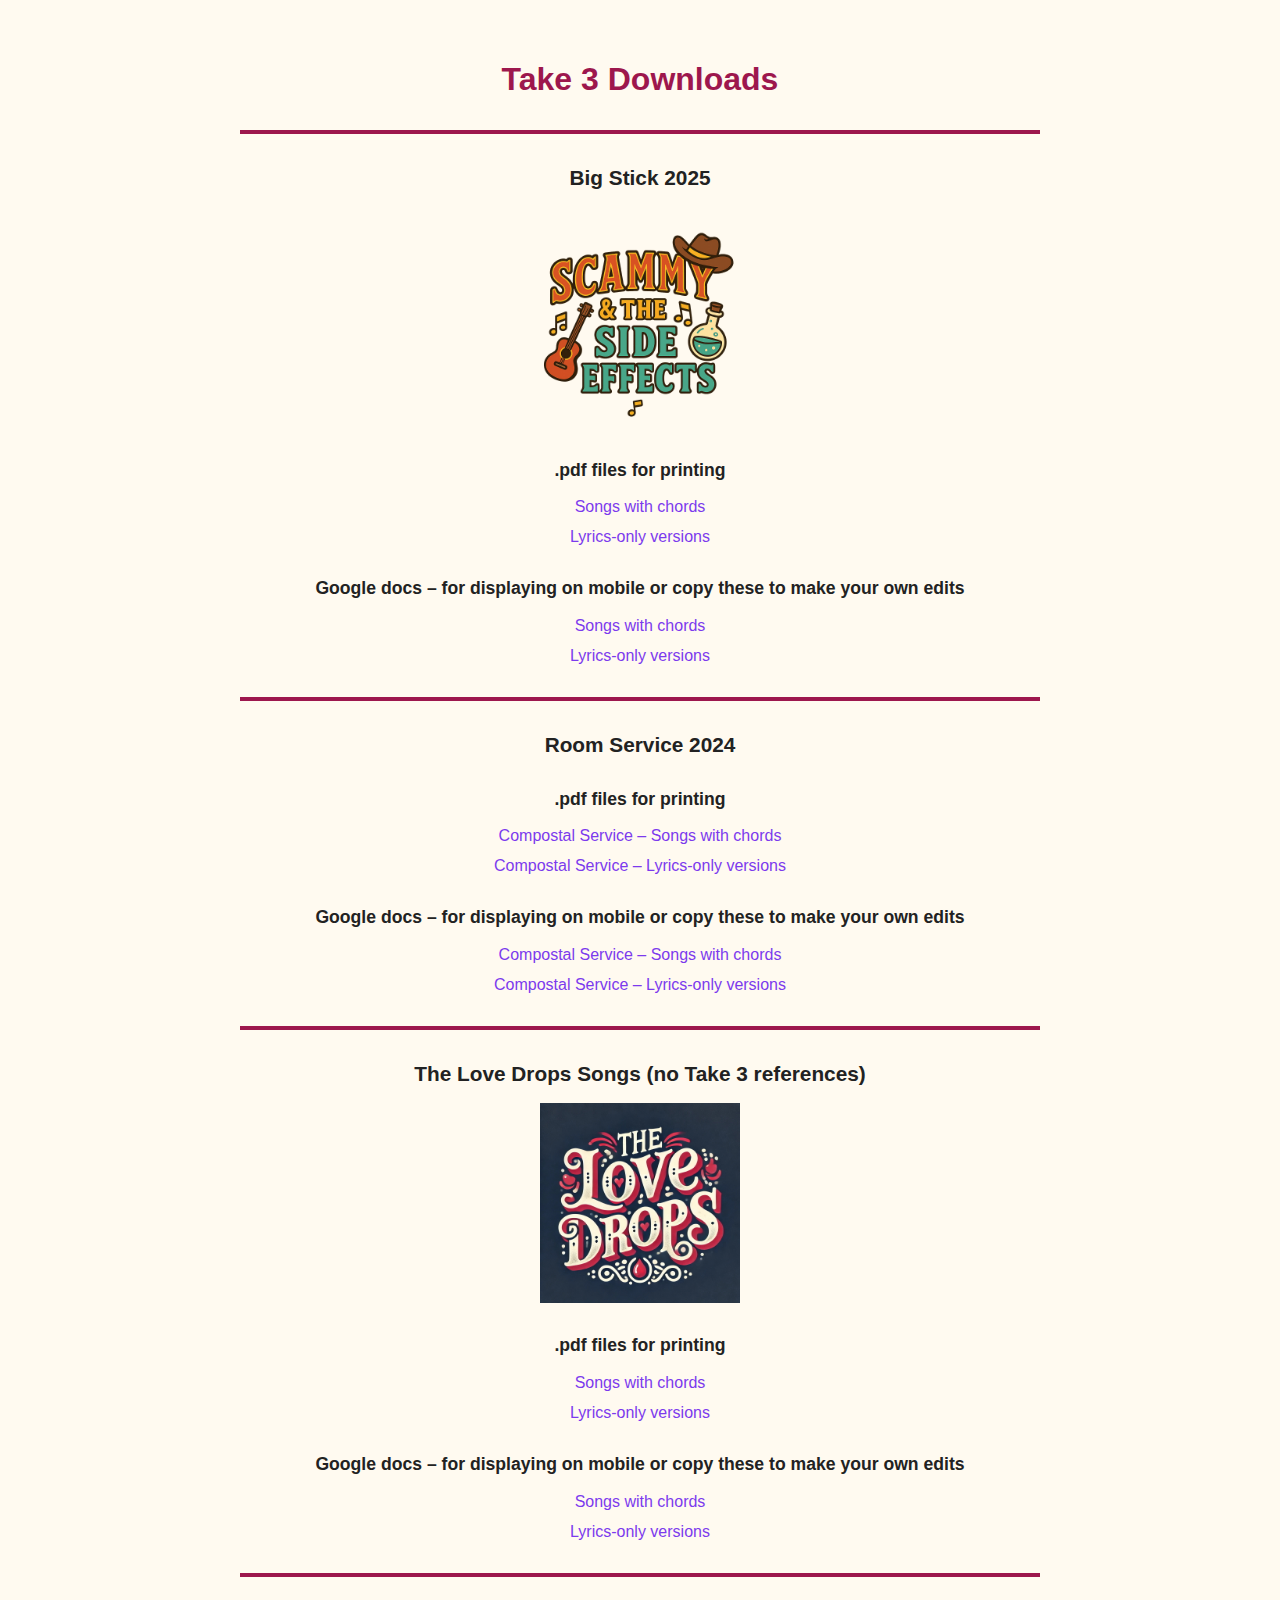
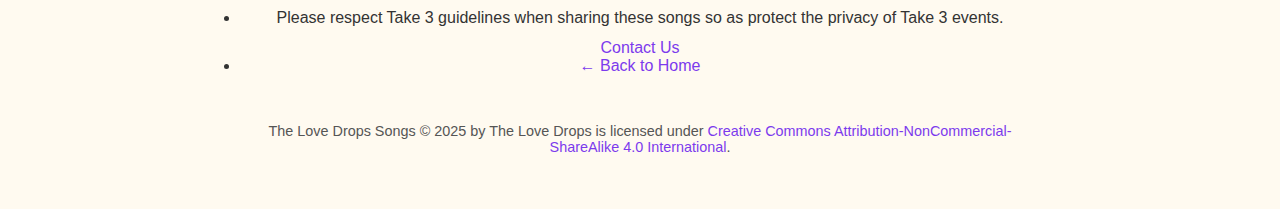
<file: downloads-t3.html>
<!DOCTYPE html>
<html lang="en">
<head>
  <meta charset="UTF-8" />
  <meta name="viewport" content="width=device-width, initial-scale=1.0" />
  <title>Take 3 Downloads</title>
  <style>
    body {
      background-color: #fffaf0;
      font-family: 'Segoe UI', 'Helvetica Neue', sans-serif;
      padding: 2rem;
      color: #333;
    }
    main {
      max-width: 800px;
      margin: 0 auto;
      text-align: center;
    }
    h1 {
      font-size: 2rem;
      color: #9d174d;
    }
    h2 {
      margin-top: 2rem;
      font-size: 1.3rem;
      color: #222;
    }
    h3 {
      margin-top: 2rem;
      font-size: 1.1rem;
      color: #222;
    }
    ul {
      list-style-type: none;
      padding: 0;
    }
    li {
      margin-bottom: 0.75rem;
    }
    a {
      color: #7c3aed;
      text-decoration: none;
    }
    a:hover {
      text-decoration: underline;
    }
    hr {
      margin: 2rem 0;
      border: none;
      border-top: 1px solid #ccc;
    }
    .logo {
      margin-top: 1rem;
      max-width: 200px;
    }
    .footer {
      margin-top: 3rem;
      font-size: 0.9rem;
      color: #555;
    }
  </style>
</head>
<body>
  <main>
    <h1>Take 3 Downloads</h1>
<hr style="border: none; height: 4px; background-color: #9d174d; margin: 2rem 0;">

    <h2>Big Stick 2025</h2>
        <img src="scammy.png" alt="Scammy Logo" class="logo" />
    <ul>
      <h3>.pdf files for printing</h3>
      <li><a href="Scammy-&-The-Side-Effects-with-chords.pdf" download>Songs with chords</a></li>
       <li><a href="Scammy-&-The-Side-Effects-lyrics.pdf" download>Lyrics-only versions</a></li>
    </ul>
 <h3>Google docs – for displaying on mobile or copy these to make your own edits</h3>
    <ul>
      <li><a href="https://docs.google.com/document/d/1fJPa1lI2l_XzDEsP_CrvE-Ihh7eikHvHDFuGYhGykOw/edit?usp=sharing" target="_blank">Songs with chords</a></li>
      <li><a href="https://docs.google.com/document/d/1QSXpP0kVUohCoSZRM9tR2GSbH_c-acH4FGQZ01SdsnQ/edit?usp=sharing" target="_blank">Lyrics-only versions</a></li>
    </ul>
<hr style="border: none; height: 4px; background-color: #9d174d; margin: 2rem 0;">

    
   

    <h2>Room Service 2024</h2>

    <h3>.pdf files for printing</h3>
    <ul>
      <li><a href="Compostal-Service-with-chords.pdf" download>Compostal Service – Songs with chords</a></li>
      <li><a href="Compostal-Service-lyrics.pdf" download>Compostal Service – Lyrics-only versions</a></li>
    </ul>

    <h3>Google docs – for displaying on mobile or copy these to make your own edits</h3>
    <ul>
      <li><a href="https://docs.google.com/document/d/1rkCIZiS2fz-FmCpLGul1mQ6w4-lQw76OXGS8OLEGSkw/edit?usp=sharing" target="_blank">Compostal Service – Songs with chords</a></li>
      <li><a href="https://docs.google.com/document/d/1ES3ZXYwqR7WtDaMFhrbkKayTeqBTRduzPZzsTCN2434/edit?usp=sharing" target="_blank">Compostal Service – Lyrics-only versions</a></li>
    </ul>
<hr style="border: none; height: 4px; background-color: #9d174d; margin: 2rem 0;">
<h2>The Love Drops Songs (no Take 3 references)</h2>
    <img src="logo.jpeg" alt="The Love Drops Logo" style="max-width: 200px; margin: 1rem auto; display: block;">

    <ul>
      <h3>.pdf files for printing</h3>
      <li><a href="The-Love-Drops-Songs-with-chords-06_2025.pdf" download>Songs with chords</a></li>
      <li><a href="The-Love-Drops-Songs-Lyrics-06_2025.pdf" download>Lyrics-only versions</a></li>
    </ul>
 <h3>Google docs – for displaying on mobile or copy these to make your own edits</h3>
    <ul>
      <li><a href="https://docs.google.com/document/d/1XDuULUbHZ-hN5WzScmwa6iYAUAYyLLfbMqGOAu9Zhcc/edit?usp=sharing" target="_blank">Songs with chords</a></li>
      <li><a href="https://docs.google.com/document/d/1Z4C6W6ymmmjTIKgzark3eLYoM1G_aDOgi_0Ll1AYjXs/edit?usp=sharing" target="_blank">Lyrics-only versions</a></li>
    </ul>
    <hr style="border: none; height: 4px; background-color: #9d174d; margin: 2rem 0;">

    <li>Please respect Take 3 guidelines when sharing these songs so as protect the privacy of Take 3 events. </li>

    <a href="contact.html">Contact Us</a>
   <li><a class="home-link" href="t3-index.html">← Back to Home</a>


    <div class="footer">
      <p>The Love Drops Songs © 2025 by The Love Drops is licensed under
        <a href="https://creativecommons.org/licenses/by-nc-sa/4.0/" target="_blank">
        Creative Commons Attribution-NonCommercial-ShareAlike 4.0 International</a>.
      </p>
    </div>
  </main>
</body>
</html>
</file>
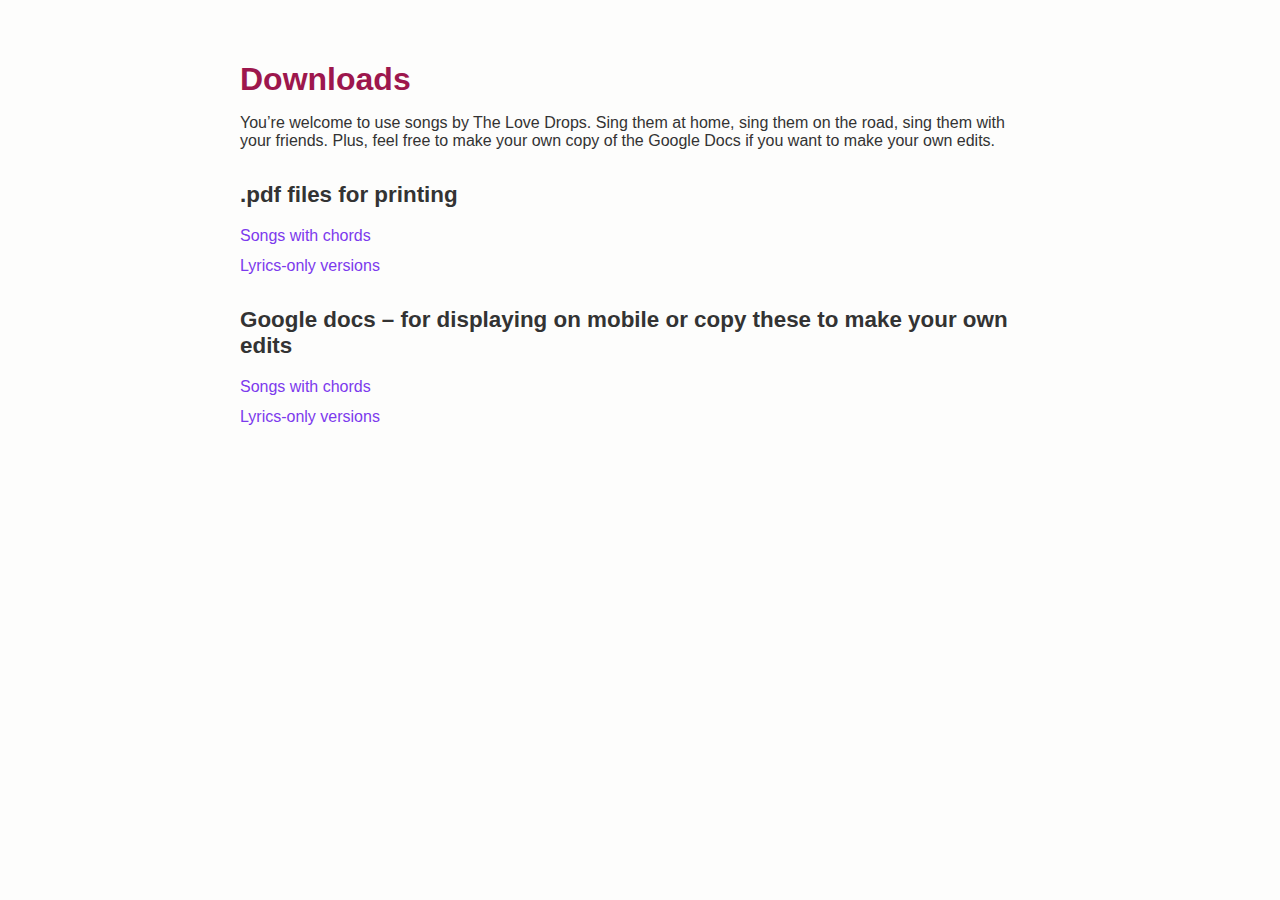
<file: downloads.html>
<!DOCTYPE html>
<html lang="en">
<head>
  <meta charset="UTF-8" />
  <meta name="viewport" content="width=device-width, initial-scale=1.0" />
  <title>Downloads</title>
  <style>
    body {
      background-color: #fdfdfc;
      font-family: 'Segoe UI', 'Helvetica Neue', sans-serif;
      padding: 2rem;
      color: #333;
    }
    main {
      max-width: 800px;
      margin: 0 auto;
    }
    h1 {
      font-size: 2rem;
      margin-bottom: 1rem;
      color: #9d174d;
    }
    h2 {
      font-size: 1.4rem;
      margin-top: 2rem;
      color: #333;
    }
    ul {
      list-style-type: none;
      padding-left: 0;
    }
    li {
      margin-bottom: 0.75rem;
    }
    a {
      color: #7c3aed;
      text-decoration: none;
    }
    a:hover {
      text-decoration: underline;
    }
  </style>
</head>
<body>
  <main>
    <h1>Downloads</h1>
    <p>You’re welcome to use songs by The Love Drops. Sing them at home, sing them on the road, sing them with your friends. Plus, feel free to make your own copy of the Google Docs if you want to make your own edits.</p>

    <h2>.pdf files for printing</h2>
    <ul>
      <li><a href="songs-with-chords.pdf" download>Songs with chords</a></li>
      <li><a href="lyrics-only.pdf" download>Lyrics-only versions</a></li>
    </ul>

    <h2>Google docs – for displaying on mobile or copy these to make your own edits</h2>
    <ul>
      <li><a href="https://docs.google.com/document/d/1XDuULUbHZ-hN5WzScmwa6iYAUAYyLLfbMqGOAu9Zhcc/edit?usp=sharing" target="_blank">Songs with chords</a></li>
      <li><a href="https://docs.google.com/document/d/1Z4C6W6ymmmjTIKgzark3eLYoM1G_aDOgi_0Ll1AYjXs/edit?usp=sharing" target="_blank">Lyrics-only versions</a></li>
    </ul>
  </main>
</body>
</html>
</file>
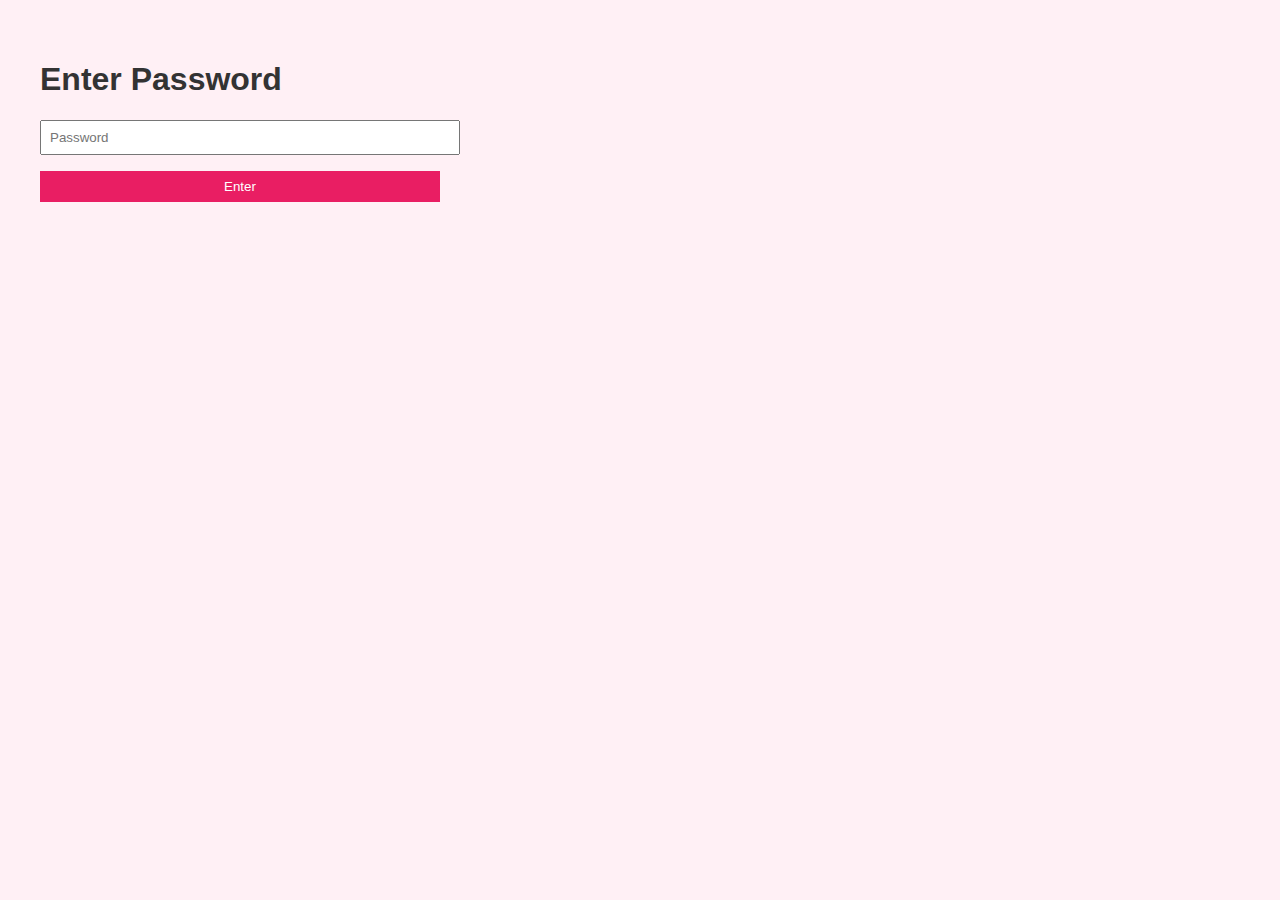
<file: secret.html>
<!DOCTYPE html>
<html lang="en">
<head>
  <meta charset="UTF-8">
  <meta name="viewport" content="width=device-width, initial-scale=1.0">
  <title>Secret Page</title>
  <link rel="stylesheet" href="styles.css">
</head>
<body>
  <main>
    <h1>Enter Password</h1>
    <input type="password" id="password" placeholder="Password">
    <button onclick="checkPassword()">Enter</button>
    <div id="secret-content" style="display:none;">
      <h2>Secret Downloads</h2>
      <a href="secret_songsheet1.pdf" download>Secret Song Sheet 1</a>
    </div>
  </main>
  <script>
    function checkPassword() {
      const input = document.getElementById('password').value;
      if (input === 'sasquatch') {
        document.getElementById('secret-content').style.display = 'block';
      } else {
        alert('Incorrect password');
      }
    }
  </script>
</body>
</html>
</file>
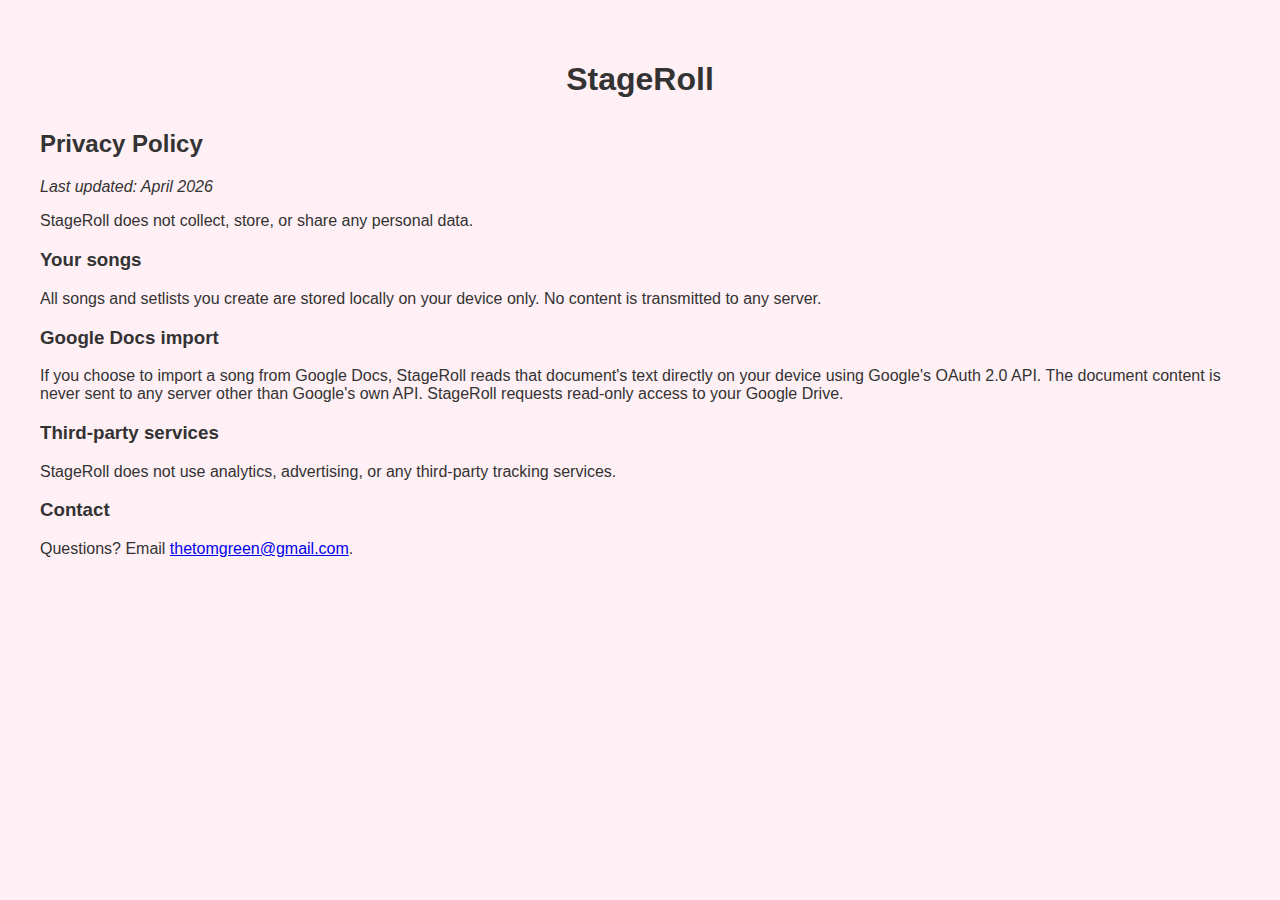
<file: stageroll-privacy.html>
<!DOCTYPE html>
<html lang="en">
<head>
  <meta charset="UTF-8" />
  <meta name="viewport" content="width=device-width, initial-scale=1.0" />
  <title>StageRoll — Privacy Policy</title>
  <link rel="stylesheet" href="styles.css" />
</head>
<body>
  <header>
    <h1>StageRoll</h1>
  </header>
  <main>
    <h2>Privacy Policy</h2>
    <p><em>Last updated: April 2026</em></p>

    <p>StageRoll does not collect, store, or share any personal data.</p>

    <h3>Your songs</h3>
    <p>All songs and setlists you create are stored locally on your device only. No content is transmitted to any server.</p>

    <h3>Google Docs import</h3>
    <p>If you choose to import a song from Google Docs, StageRoll reads that document's text directly on your device using Google's OAuth 2.0 API. The document content is never sent to any server other than Google's own API. StageRoll requests read-only access to your Google Drive.</p>

    <h3>Third-party services</h3>
    <p>StageRoll does not use analytics, advertising, or any third-party tracking services.</p>

    <h3>Contact</h3>
    <p>Questions? Email <a href="mailto:thetomgreen@gmail.com">thetomgreen@gmail.com</a>.</p>
  </main>
</body>
</html>
</file>
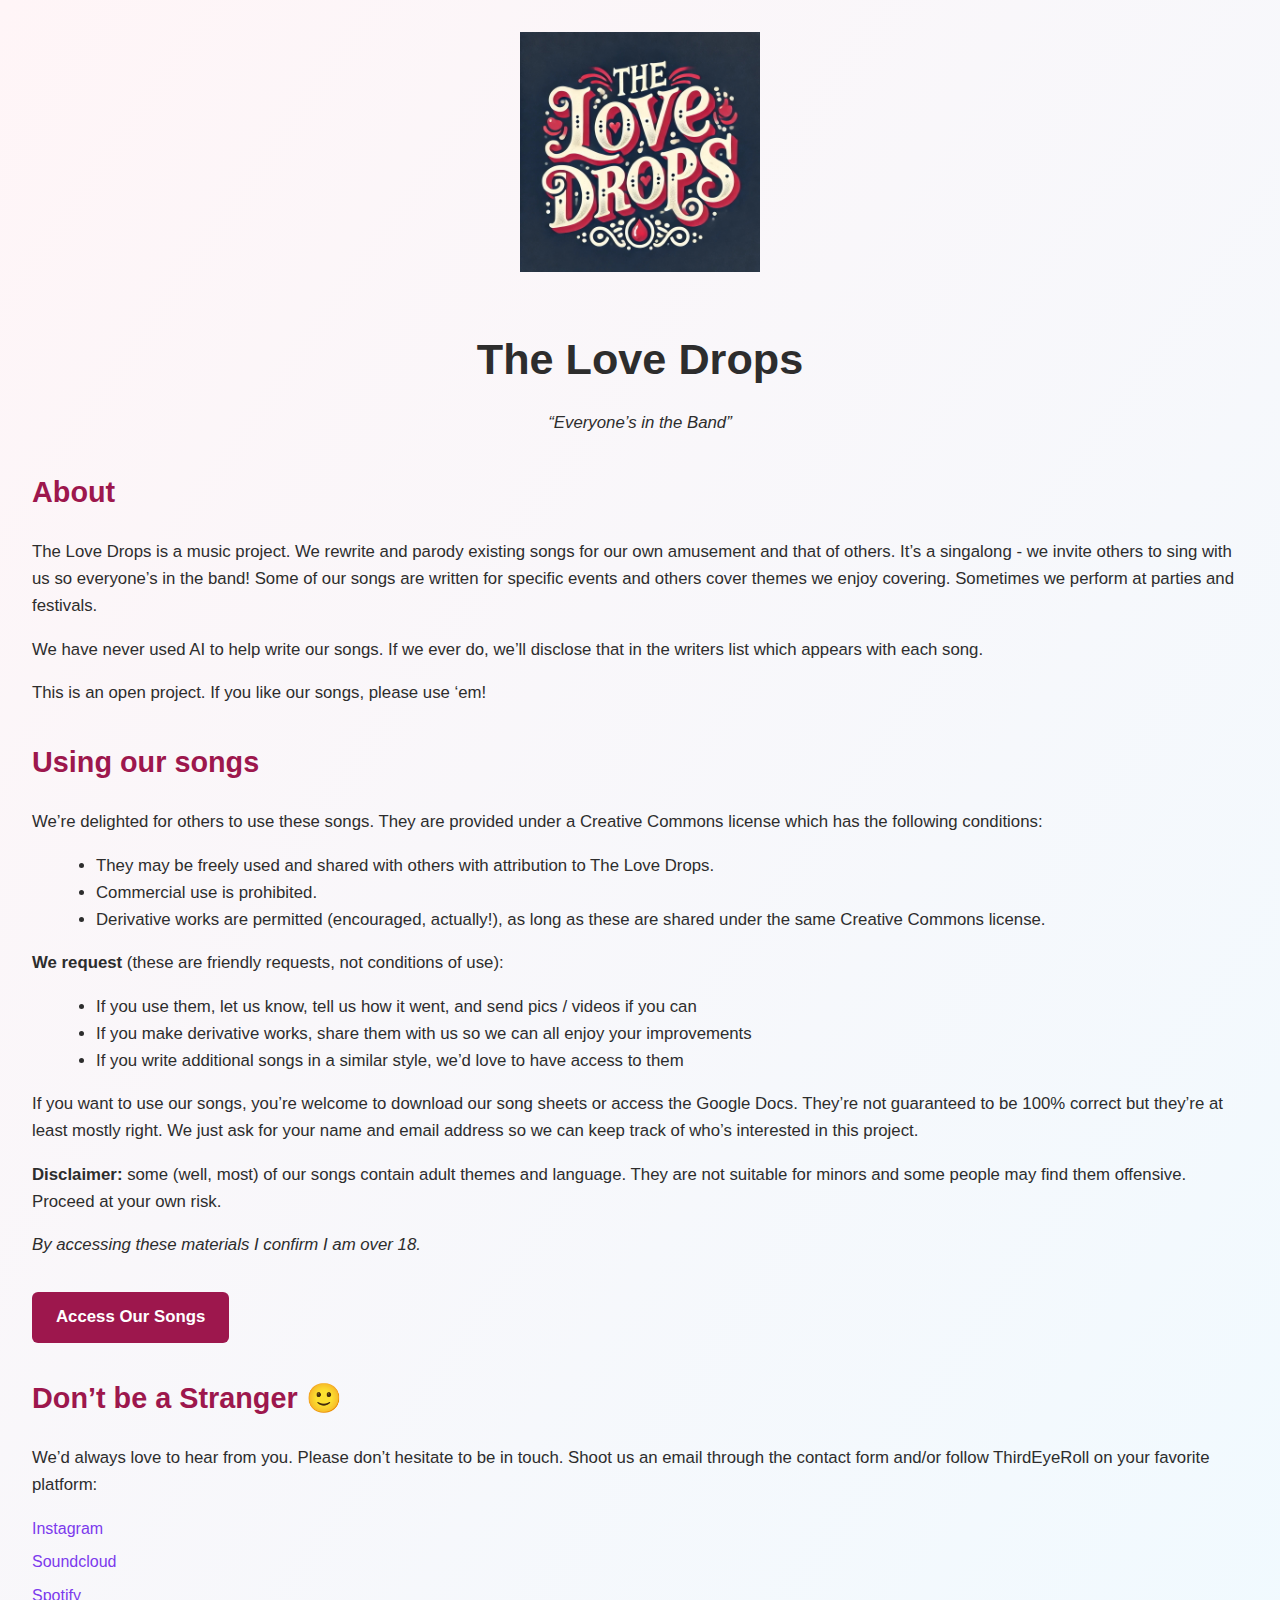
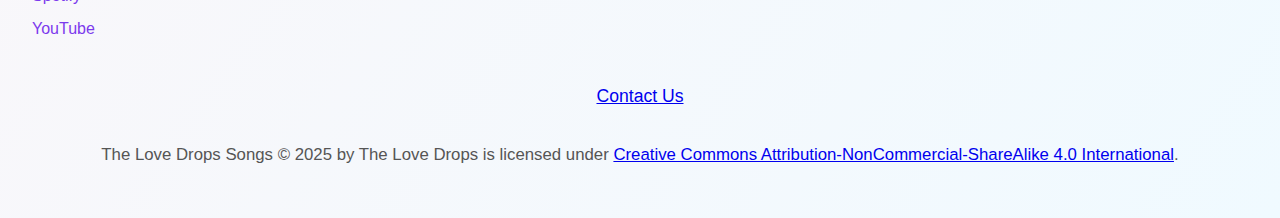
<file: t3-index-old.html>
<!DOCTYPE html>
<html lang="en">
<head>
  <meta charset="UTF-8" />
  <meta name="viewport" content="width=device-width, initial-scale=1.0" />
  <title>The Love Drops</title>
  <link rel="stylesheet" href="styles.css" />
  <style>
    body {
      background: linear-gradient(to bottom right, #fff5f7, #f0faff);
      color: #2d2d2d;
      font-family: 'Segoe UI', 'Helvetica Neue', sans-serif;
      line-height: 1.6;
      margin: 0;
      padding: 2rem;
    }
    header {
      text-align: center;
    }
    header img {
      width: 240px;
      max-width: 100%;
      margin-bottom: 1rem;
    }
    h1 {
      font-size: 2.7rem;
      margin-bottom: 0.3rem;
    }
    h2 {
      font-size: 1.8rem;
      color: #9d174d;
      margin-top: 2rem;
    }
    p, li {
      font-size: 1.05rem;
    }
    ul {
      margin: 0 0 1rem 1.5rem;
    }
    footer {
      margin-top: 2rem;
      text-align: center;
      font-size: 0.9rem;
      color: #555;
    }
    .platforms a {
      display: block;
      margin-bottom: 0.5rem;
      text-decoration: none;
      color: #7c3aed;
      font-weight: 500;
    }
    .contact-link {
      display: block;
      text-align: center;
      margin-top: 2.5rem;
      font-size: 1.1rem;
    }
    a:hover {
      text-decoration: underline;
    }
    .button {
      display: inline-block;
      background-color: #9d174d;
      color: white;
      padding: 0.75rem 1.5rem;
      text-decoration: none;
      font-weight: bold;
      border-radius: 6px;
      margin-top: 1rem;
    }
    .button:hover {
      background-color: #7a103d;
    }
  </style>
</head>
<body>
  <header>
    <img src="logo.jpeg" alt="The Love Drops logo" />
    <h1>The Love Drops</h1>
    <p><em>“Everyone’s in the Band”</em></p>
  </header>
  <main>
    <section>
      <h2>About</h2>
      <p>The Love Drops is a music project. We rewrite and parody existing songs for our own amusement and that of others. It’s a singalong - we invite others to sing with us so everyone’s in the band! Some of our songs are written for specific events and others cover themes we enjoy covering. Sometimes we perform at parties and festivals.</p>
      <p>We have never used AI to help write our songs. If we ever do, we’ll disclose that in the writers list which appears with each song.</p>
      <p>This is an open project. If you like our songs, please use ‘em!</p>
      <h2>Using our songs</h2>
      <p>We’re delighted for others to use these songs. They are provided under a Creative Commons license which has the following conditions:</p>
      <ul>
        <li>They may be freely used and shared with others with attribution to The Love Drops.</li>
        <li>Commercial use is prohibited.</li>
        <li>Derivative works are permitted (encouraged, actually!), as long as these are shared under the same Creative Commons license.</li>
      </ul>
      <p><strong>We request</strong> (these are friendly requests, not conditions of use):</p>
      <ul>
        <li>If you use them, let us know, tell us how it went, and send pics / videos if you can</li>
        <li>If you make derivative works, share them with us so we can all enjoy your improvements</li>
        <li>If you write additional songs in a similar style, we’d love to have access to them</li>
      </ul>
      <p>If you want to use our songs, you’re welcome to download our song sheets or access the Google Docs. They’re not guaranteed to be 100% correct but they’re at least mostly right. We just ask for your name and email address so we can keep track of who’s interested in this project.</p>
      <p><strong>Disclaimer:</strong> some (well, most) of our songs contain adult themes and language. They are not suitable for minors and some people may find them offensive. Proceed at your own risk.</p>
      <p><em>By accessing these materials I confirm I am over 18.</em></p>
      <p><a class="button" href="downloads.html">Access Our Songs</a></p>
    </section>

    <section>
      <h2>Don’t be a Stranger 🙂</h2>
      <p>We’d always love to hear from you. Please don’t hesitate to be in touch. Shoot us an email through the contact form and/or follow ThirdEyeRoll on your favorite platform:</p>
      <div class="platforms">
        <a href="https://www.instagram.com/thirdeyeroll?igsh=MWgzNmtqMHYzYnBsZg%3D%3D&utm_source=qr" target="_blank">Instagram</a>
        <a href="https://on.soundcloud.com/myznmh1VYL29S5HmTb" target="_blank">Soundcloud</a>
        <a href="https://open.spotify.com/artist/16Uhc1I720KzCh3bDmLXRP?si=QPCEk1SYSxiLcp3GxnyXaA" target="_blank">Spotify</a>
        <a href="https://youtube.com/@thirdeyeroll-music?si=np21CCMTNIEbWjr-" target="_blank">YouTube</a>
      </div>
    </section>

    <a href="contact.html" class="contact-link">Contact Us</a>

    <footer>
      <p>The Love Drops Songs © 2025 by The Love Drops is licensed under <a href="https://creativecommons.org/licenses/by-nc-sa/4.0/" target="_blank">Creative Commons Attribution-NonCommercial-ShareAlike 4.0 International</a>.</p>
    </footer>
  </main>
</body>
</html>
</file>
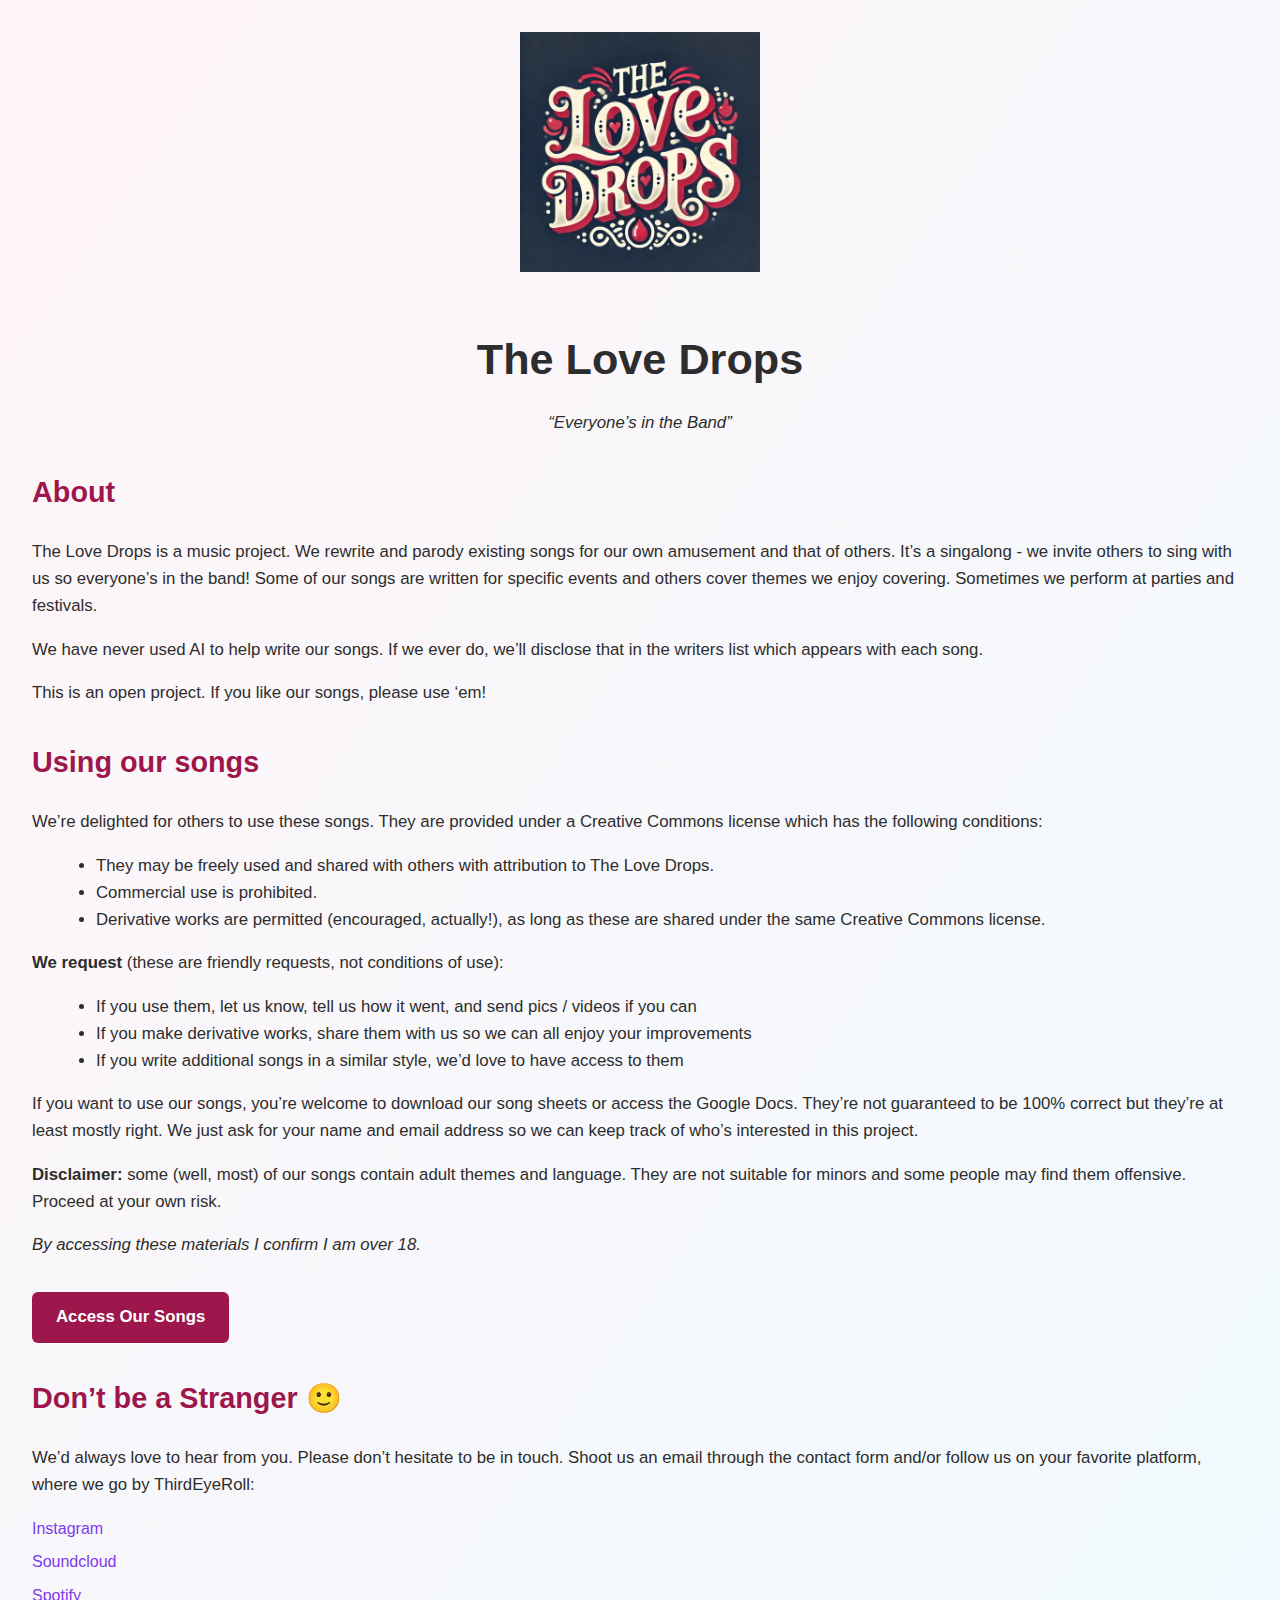
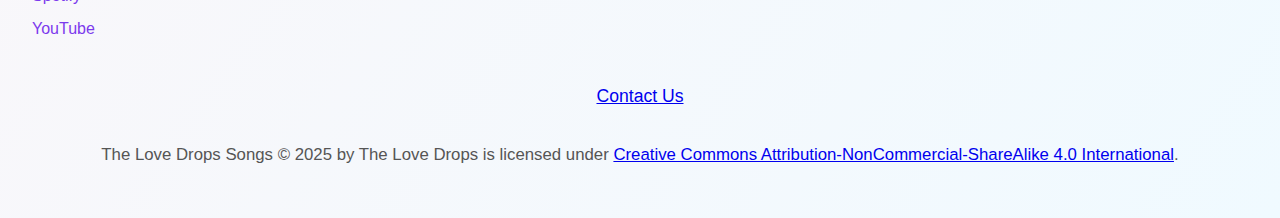
<file: t3-index.html>
<!DOCTYPE html>
<html lang="en">
<head>
  <meta charset="UTF-8" />
  <meta name="viewport" content="width=device-width, initial-scale=1.0" />
  <title>The Love Drops</title>
  <link rel="stylesheet" href="styles.css" />
  <style>
    body {
      background: linear-gradient(to bottom right, #fff5f7, #f0faff);
      color: #2d2d2d;
      font-family: 'Segoe UI', 'Helvetica Neue', sans-serif;
      line-height: 1.6;
      margin: 0;
      padding: 2rem;
    }
    header {
      text-align: center;
    }
    header img {
      width: 240px;
      max-width: 100%;
      margin-bottom: 1rem;
    }
    h1 {
      font-size: 2.7rem;
      margin-bottom: 0.3rem;
    }
    h2 {
      font-size: 1.8rem;
      color: #9d174d;
      margin-top: 2rem;
    }
    p, li {
      font-size: 1.05rem;
    }
    ul {
      margin: 0 0 1rem 1.5rem;
    }
    footer {
      margin-top: 2rem;
      text-align: center;
      font-size: 0.9rem;
      color: #555;
    }
    .platforms a {
      display: block;
      margin-bottom: 0.5rem;
      text-decoration: none;
      color: #7c3aed;
      font-weight: 500;
    }
    .contact-link {
      display: block;
      text-align: center;
      margin-top: 2.5rem;
      font-size: 1.1rem;
    }
    a:hover {
      text-decoration: underline;
    }
    .button {
      display: inline-block;
      background-color: #9d174d;
      color: white;
      padding: 0.75rem 1.5rem;
      text-decoration: none;
      font-weight: bold;
      border-radius: 6px;
      margin-top: 1rem;
    }
    .button:hover {
      background-color: #7a103d;
    }
  </style>
</head>
<body>
  <header>
    <img src="logo.jpeg" alt="The Love Drops logo" />
    <h1>The Love Drops</h1>
    <p><em>“Everyone’s in the Band”</em></p>
  </header>
  <main>
    <section>
      <h2>About</h2>
      <p>The Love Drops is a music project. We rewrite and parody existing songs for our own amusement and that of others. It’s a singalong - we invite others to sing with us so everyone’s in the band! Some of our songs are written for specific events and others cover themes we enjoy covering. Sometimes we perform at parties and festivals.</p>
      <p>We have never used AI to help write our songs. If we ever do, we’ll disclose that in the writers list which appears with each song.</p>
      <p>This is an open project. If you like our songs, please use ‘em!</p>
      <h2>Using our songs</h2>
      <p>We’re delighted for others to use these songs. They are provided under a Creative Commons license which has the following conditions:</p>
      <ul>
        <li>They may be freely used and shared with others with attribution to The Love Drops.</li>
        <li>Commercial use is prohibited.</li>
        <li>Derivative works are permitted (encouraged, actually!), as long as these are shared under the same Creative Commons license.</li>
      </ul>
      <p><strong>We request</strong> (these are friendly requests, not conditions of use):</p>
      <ul>
        <li>If you use them, let us know, tell us how it went, and send pics / videos if you can</li>
        <li>If you make derivative works, share them with us so we can all enjoy your improvements</li>
        <li>If you write additional songs in a similar style, we’d love to have access to them</li>
      </ul>
      <p>If you want to use our songs, you’re welcome to download our song sheets or access the Google Docs. They’re not guaranteed to be 100% correct but they’re at least mostly right. We just ask for your name and email address so we can keep track of who’s interested in this project.</p>
      <p><strong>Disclaimer:</strong> some (well, most) of our songs contain adult themes and language. They are not suitable for minors and some people may find them offensive. Proceed at your own risk.</p>
      <p><em>By accessing these materials I confirm I am over 18.</em></p>
      <p><a class="button" href="https://docs.google.com/forms/d/e/1FAIpQLSdCMKmREXoBVjDEWZnOaMI5KitR6jNvwQ4TXegPjSjJdIi4hQ/viewform" target="_blank">Access Our Songs</a>
</p>
    </section>

    <section>
      <h2>Don’t be a Stranger 🙂</h2>
      <p>We’d always love to hear from you. Please don’t hesitate to be in touch. Shoot us an email through the contact form and/or follow us on your favorite platform, where we go by ThirdEyeRoll:</p>
      <div class="platforms">
        <a href="https://www.instagram.com/thirdeyeroll?igsh=MWgzNmtqMHYzYnBsZg%3D%3D&utm_source=qr" target="_blank">Instagram</a>
        <a href="https://on.soundcloud.com/myznmh1VYL29S5HmTb" target="_blank">Soundcloud</a>
        <a href="https://open.spotify.com/artist/16Uhc1I720KzCh3bDmLXRP?si=QPCEk1SYSxiLcp3GxnyXaA" target="_blank">Spotify</a>
        <a href="https://youtube.com/@thirdeyeroll-music?si=np21CCMTNIEbWjr-" target="_blank">YouTube</a>
      </div>
    </section>

    <a href="contact.html" class="contact-link">Contact Us</a>

    <footer>
      <p>The Love Drops Songs © 2025 by The Love Drops is licensed under <a href="https://creativecommons.org/licenses/by-nc-sa/4.0/" target="_blank">Creative Commons Attribution-NonCommercial-ShareAlike 4.0 International</a>.</p>
    </footer>
  </main>
</body>
</html>
</file>
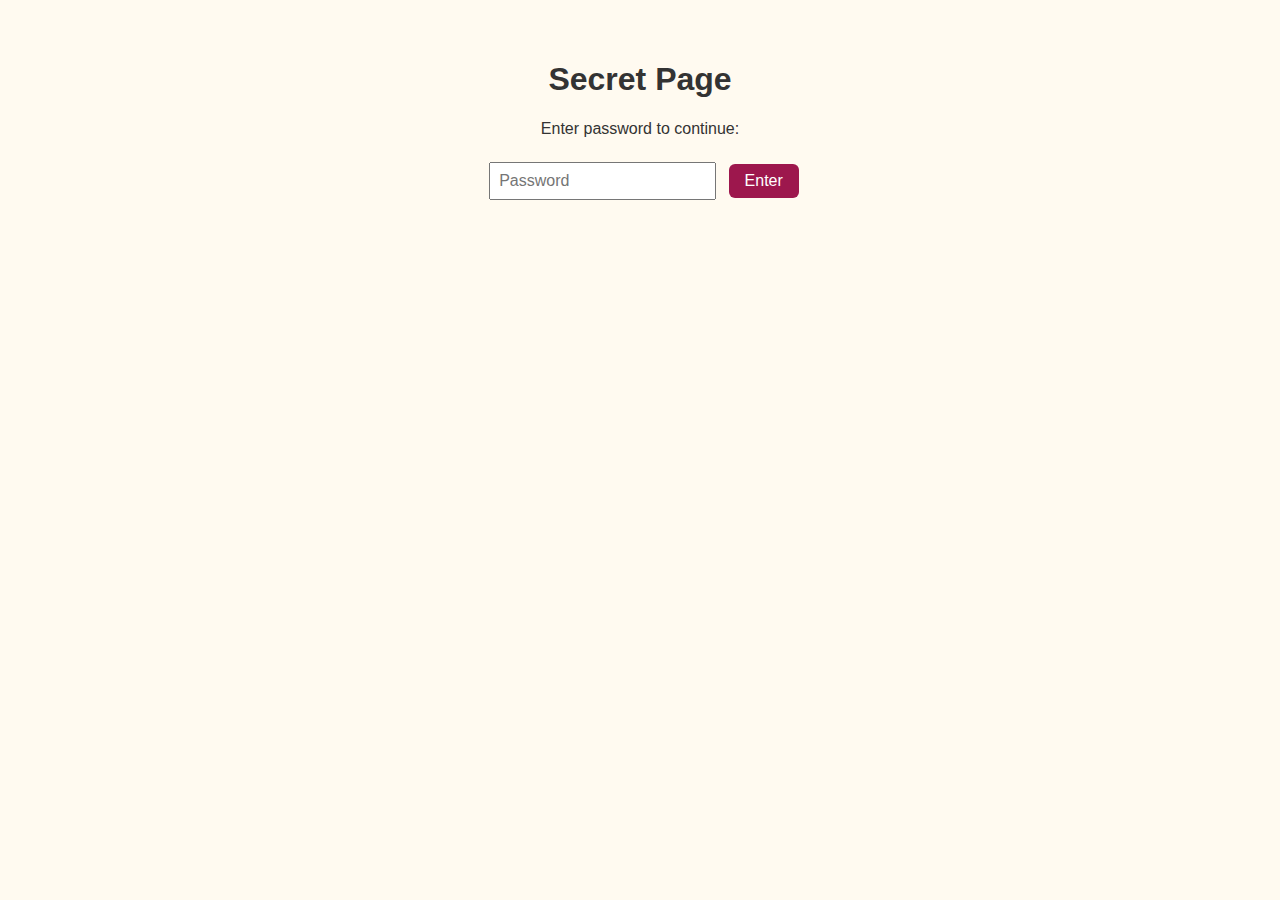
<file: t3.html>
<!DOCTYPE html>
<html lang="en">
<head>
  <meta charset="UTF-8">
  <meta name="viewport" content="width=device-width, initial-scale=1.0">
  <title>Secret Access</title>
  <style>
    body {
      background-color: #fffaf0;
      font-family: 'Segoe UI', 'Helvetica Neue', sans-serif;
      text-align: center;
      padding: 2rem;
      color: #333;
    }
    input {
      padding: 0.5rem;
      font-size: 1rem;
      margin: 0.5rem;
    }
    button {
      padding: 0.5rem 1rem;
      font-size: 1rem;
      background-color: #9d174d;
      color: white;
      border: none;
      border-radius: 6px;
      cursor: pointer;
    }
    button:hover {
      background-color: #7a103d;
    }
  </style>
</head>
<body>
  <h1>Secret Page</h1>
  <p>Enter password to continue:</p>
  <input type="password" id="password" placeholder="Password">
  <button onclick="checkPassword()">Enter</button>

  <script>
    function checkPassword() {
      const input = document.getElementById('password').value;
      if (input === 'sasquatch') {
        window.location.href = 't3-index.html';
      } else {
        alert('Incorrect password');
      }
    }
  </script>
</body>
</html>
</file>
<file: styles.css>
body {
  font-family: Arial, sans-serif;
  padding: 2rem;
  background-color: #fff0f5;
  color: #333;
}
header {
  text-align: center;
  margin-bottom: 2rem;
}
nav a {
  margin: 0 1rem;
  text-decoration: none;
  color: #e91e63;
}
input, textarea, button {
  display: block;
  margin: 1rem 0;
  padding: 0.5rem;
  width: 100%;
  max-width: 400px;
}
button {
  background-color: #e91e63;
  color: white;
  border: none;
  cursor: pointer;
}
</file>
